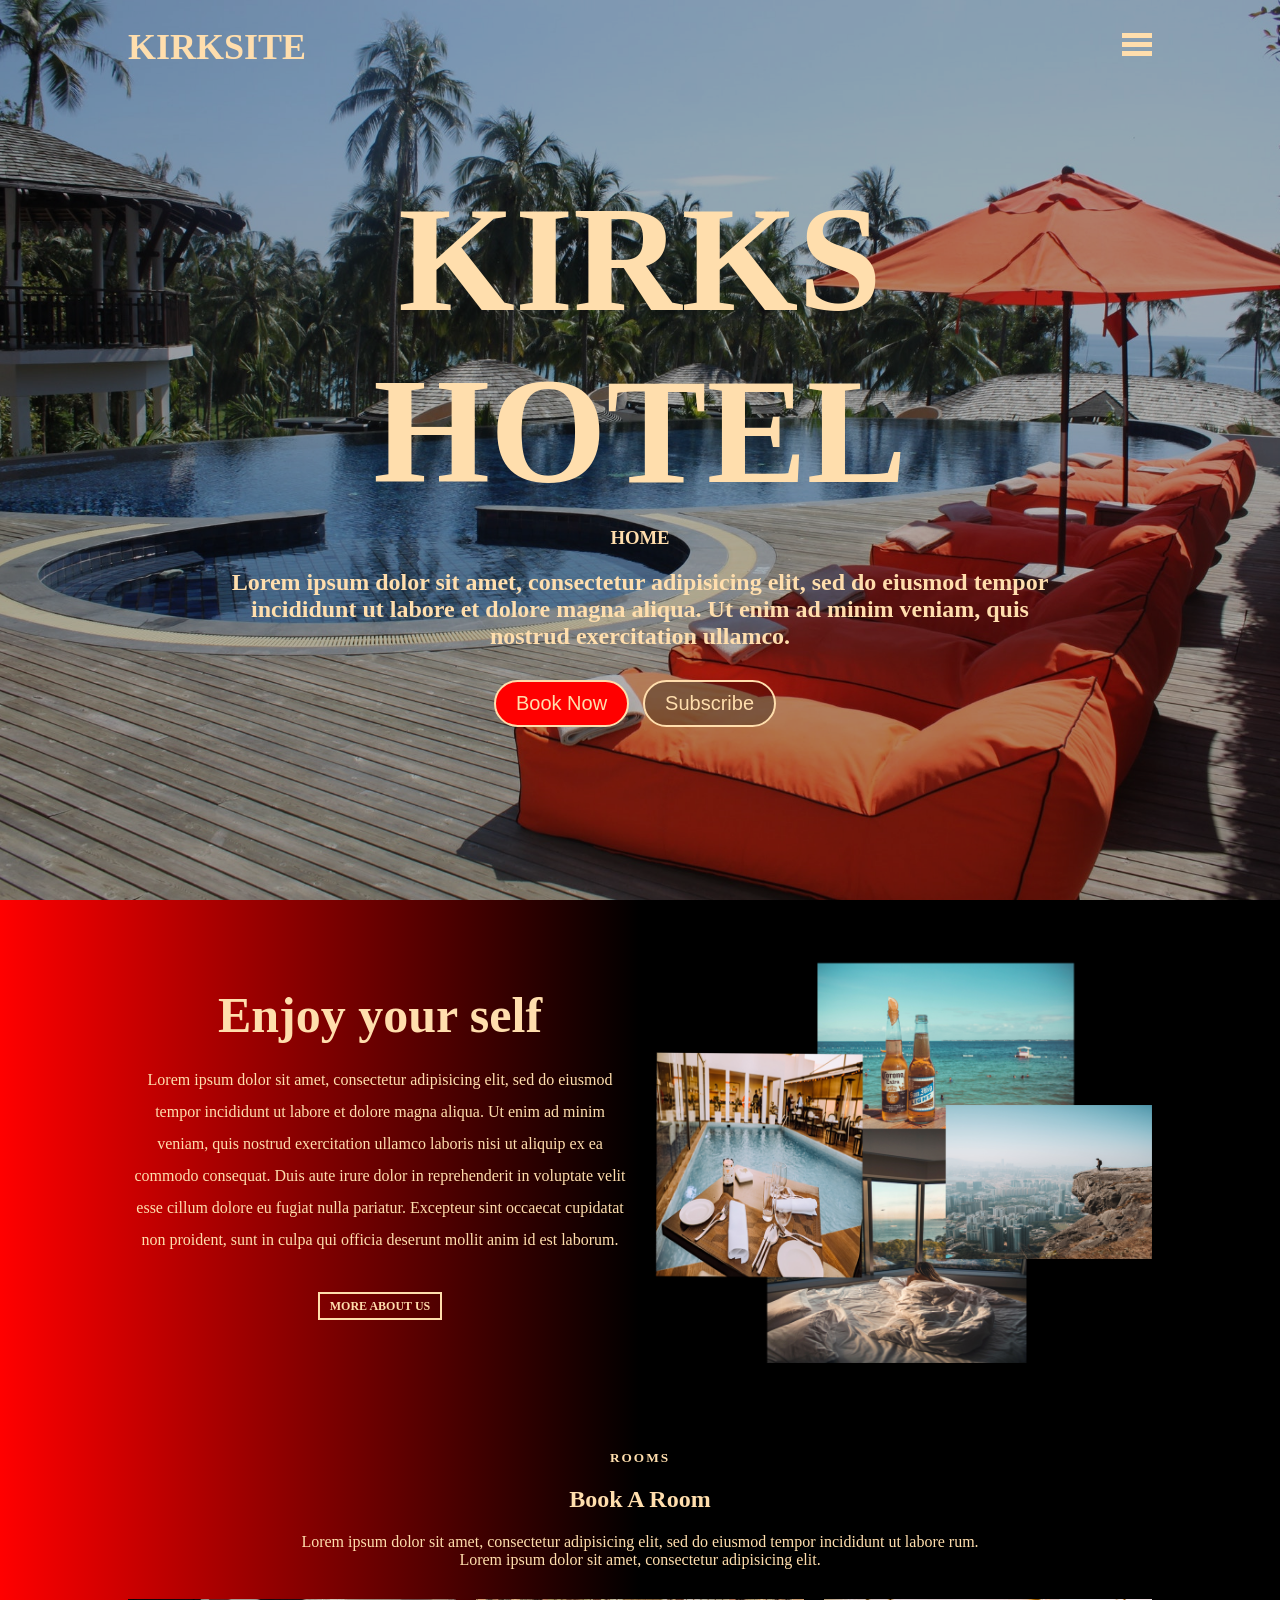
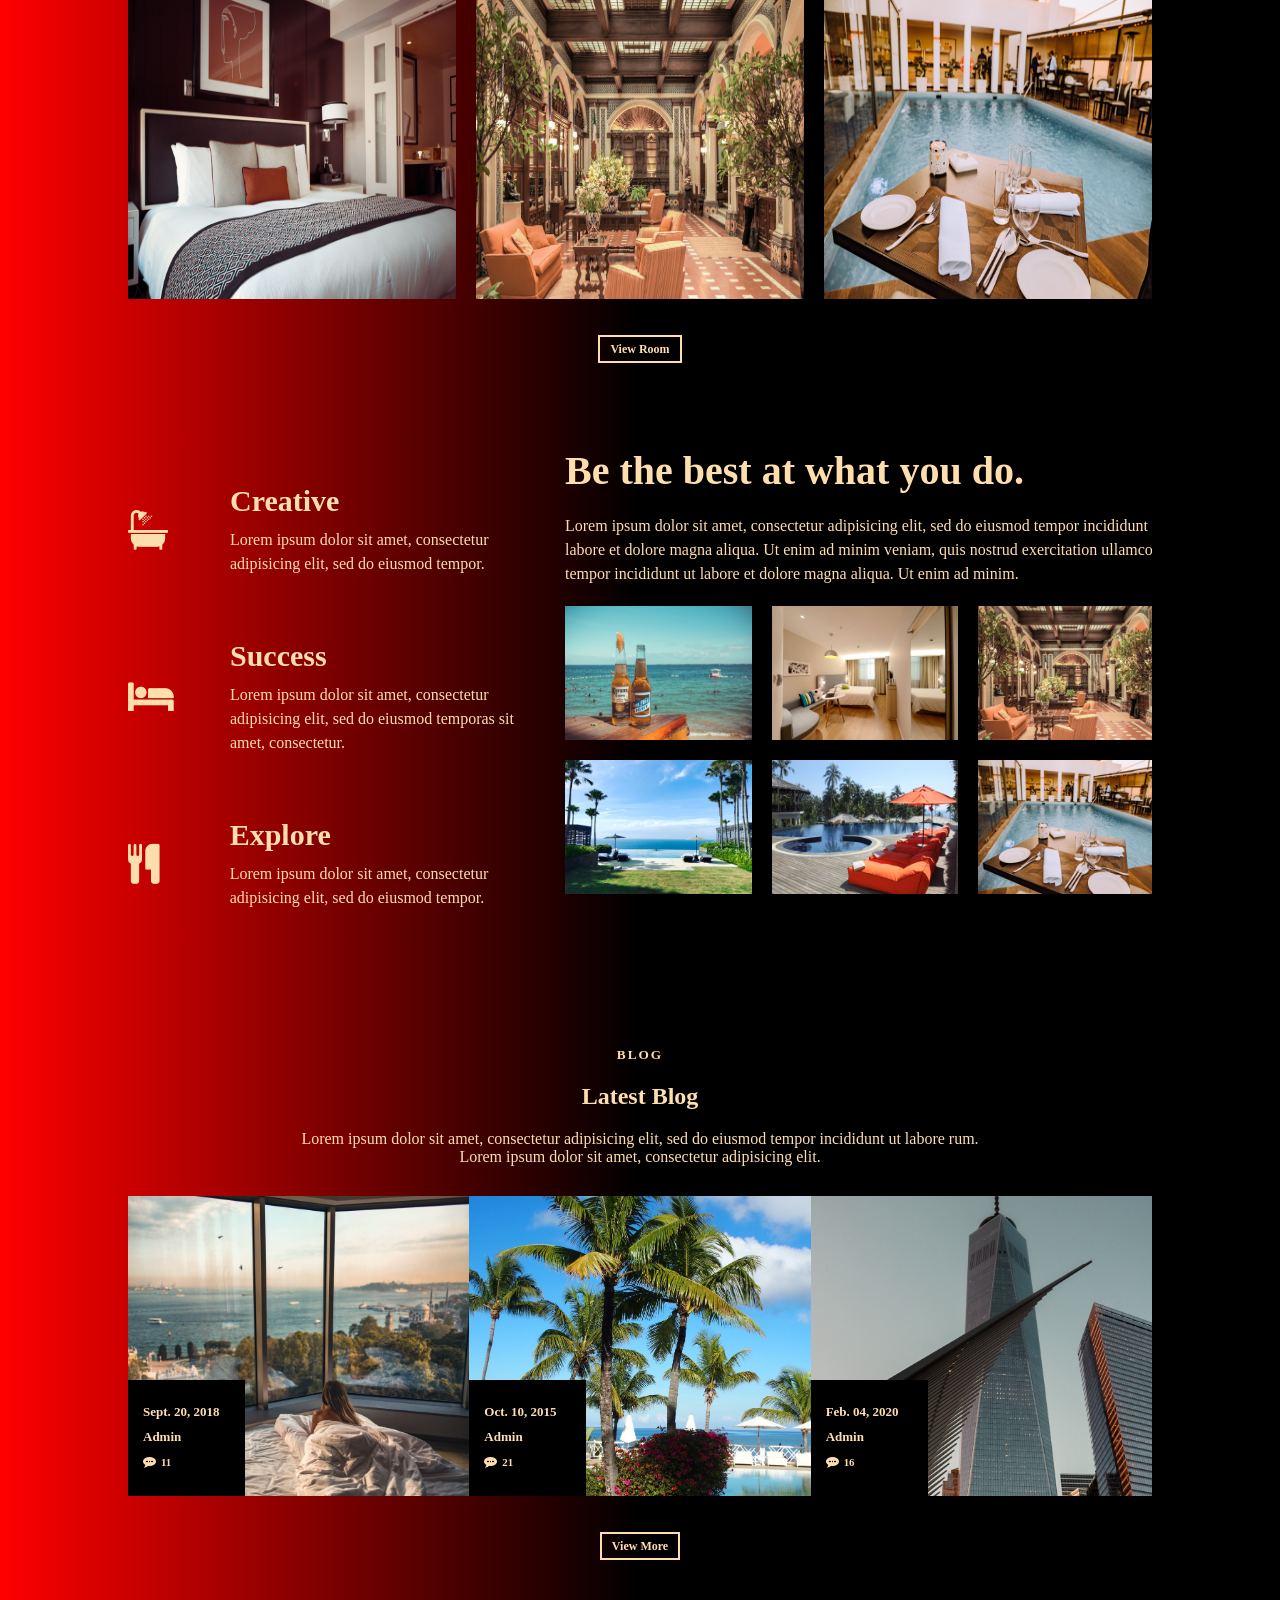
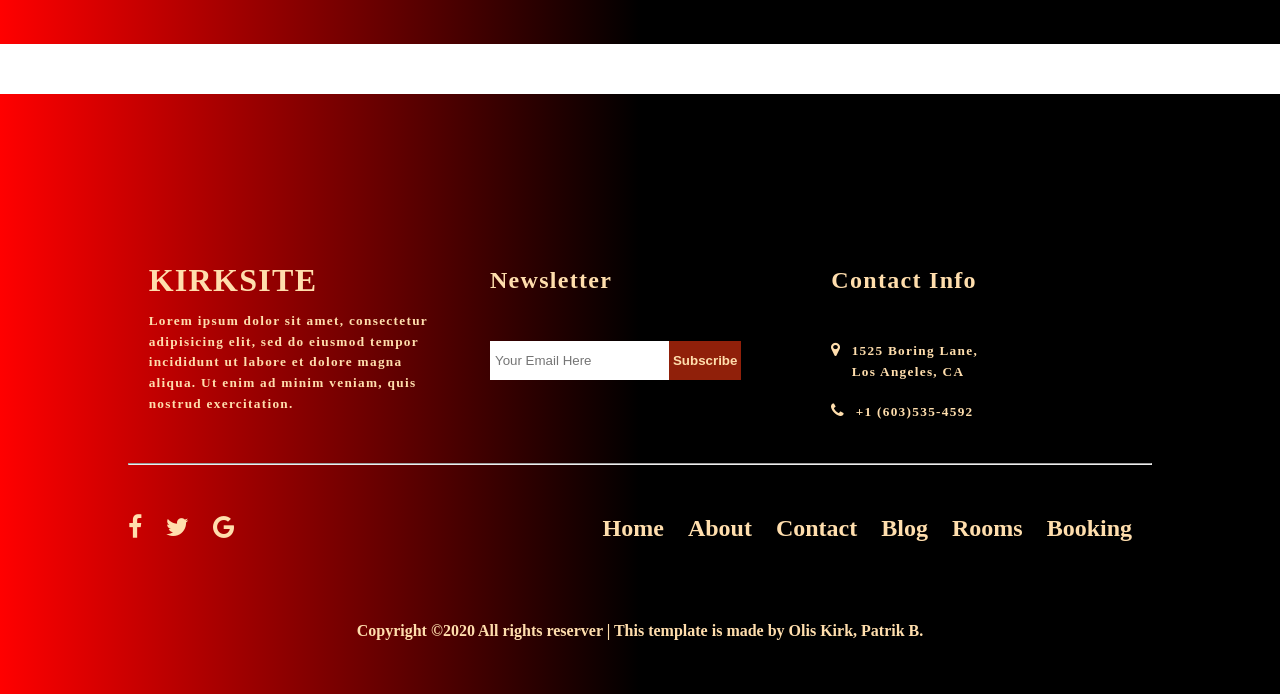
<file: kirksite/index.html>
<!DOCTYPE html>
<html>
<head>
	<title>Hotel Rental System</title>
	<!-- <link rel="stylesheet" type="text/css" href="owlcarousel/dist/assets/owl.carousel.css">
	<link rel="stylesheet" type="text/css" href="owlcarousel/dist/assets/owl.theme.default.min.css"> -->
	<link rel="stylesheet" type="text/css" href="font-awesome/css/font-awesome.min.css">
	<link rel="stylesheet" type="text/css" href="css/index.css">
</head>
<body>

	<div class="loader">
		<h1>Loading</h1>
	</div>

	<div id="stickyheader">
			<div class="container">
				<div class="stickylogo">
					<h1>KIRKSITE</h1>
				</div>
				<ul>
					<li class="menu6"><a href="index.html">Home</a></li>
					<li class="menu7"><a href="about.html">About</a></li>
					<li class="menu8"><a href="contact.html">Contact</a></li>
					<li class="menu9"><a href="blog.html">Blog</a></li>
					<li class="menu10"><a href="rooms.html">Rooms</a></li>
					<li class="menu12"><a href="booking.html">Booking</a></li>
					<li>
						<a>
							<div id="hamburger2">
								<div class="line6"></div>
								<div class="line7"></div>
								<div class="line8"></div>
								<div class="line9"></div>
								<div class="line10"></div>
							</div>
						</a>
					</li>
				</ul>
			</div>
		</div>


	<header>
		<nav>
			<div class="container">
				<div class="logo">
					<h1>KIRKSITE</h1>
				</div>
				<ul>
					<li class="menu1"><a href="index.html">Home</a></li>
					<li class="menu2"><a href="about.html">About</a></li>
					<li class="menu3"><a href="contact.html">Contact</a></li>
					<li class="menu4"><a href="blog.html">Blog</a></li>
					<li class="menu5"><a href="rooms.html">Rooms</a></li>
					<li class="menu11"><a href="booking.html">Booking</a></li>

					<li>
						<a>
							<div id="hamburger">
								<div class="line1"></div>
								<div class="line2"></div>
								<div class="line3"></div>
								<div class="line4"></div>
								<div class="line5"></div>
							</div>
						</a>
					</li>
				</ul>
			</div>
		</nav>

		<!-- <div class="owl-carousel owl-carousel1 owl-theme">
			<div class="item item1">
				<div id="background">
					
				</div>		
		    </div>
			<div class="item item2">
				<div id="background">
					
				</div>	
		    </div>
		    <div class="item item3">
		    	<div id="background">
					
				</div>	
		    </div> 
		</div> -->

		<div class="header-content">
		   		<div class="container">
						<h1>KIRKS HOTEL</h1>
						<h3 style="text-align: center;margin-bottom: 20px;">HOME</h3>
						<h2>Lorem ipsum dolor sit amet, consectetur adipisicing elit, sed do eiusmod
						tempor incididunt ut labore et dolore magna aliqua. Ut enim ad minim veniam,
						quis nostrud exercitation ullamco.</h2>
					<div class="showcasebutton">
							<button>Book Now</button>
							<button>Subscribe</button>
						</div>
				</div>
		</div>
	</header>


	<div id="showcase">
		<div class="container grid">
			<div class="box1">
				<h1>Enjoy your self</h1>
				<p>Lorem ipsum dolor sit amet, consectetur adipisicing elit, sed do eiusmod
				tempor incididunt ut labore et dolore magna aliqua. Ut enim ad minim veniam,
				quis nostrud exercitation ullamco laboris nisi ut aliquip ex ea commodo
				consequat. Duis aute irure dolor in reprehenderit in voluptate velit esse
				cillum dolore eu fugiat nulla pariatur. Excepteur sint occaecat cupidatat non
				proident, sunt in culpa qui officia deserunt mollit anim id est laborum.</p>
				<div class="box1button">	
					<a href="about.html">MORE ABOUT US</a>
				</div>
			</div>
			<div class="box2">
				<!-- <div class="img1">	
					<img src="image/hotelbackground1.jpg">
				</div>
				<div class="img2">	
					<img src="image/hotelbackground3.jpg">
				</div>
				<div class="img4">	
					<img src="image/hotelbackground6.jpg">
				</div>
				<div class="img3">	
					<img src="image/hotelbackground2.jpg">
				</div> -->
			</div>
		</div>
	</div>

	<!-- <div id="popular">
		<div class="prheader">
			<h5>ROOMS</h5>
			<h2>Book A Room</h2>
			<p>Lorem ipsum dolor sit amet, consectetur adipisicing elit, sed do eiusmod
				tempor incididunt ut labore rum.
			</p>
			<p>Lorem ipsum dolor sit amet, consectetur adipisicing elit.
			</p>
		</div>
		<div class="prbody">
			<div class="container">
				<div class="owl-carousel owl-carousel2 owl-theme">
				    <div class="item prbodycontent">
				    	<img src="image/hotelbackground2.jpg">
				    </div>
				    <div class="item prbodycontent">
				    	<img src="image/hotelbackground5.jpg">
				    </div>
				    <div class="item prbodycontent">
				    	<img src="image/hotelbackground3.jpg">
				    </div>
				</div>
			</div>
		</div>
		<div class="prfooter">
			<a href="rooms.html">View Room</a>
		</div>
	</div> -->


	<div id="popular">
		<div class="prheader">
			<h5>ROOMS</h5>
			<h2>Book A Room</h2>
			<p>Lorem ipsum dolor sit amet, consectetur adipisicing elit, sed do eiusmod
				tempor incididunt ut labore rum.
			</p>
			<p>Lorem ipsum dolor sit amet, consectetur adipisicing elit.
			</p>
		</div>
		<div class="prbody">
			<div class="container">
				<div class="row">
					<div class="col"><img src="image/hotelbackground1.jpg"></div>
					<div class="col"><img src="image/hotelbackground3.jpg"></div>
					<div class="col"><img src="image/hotelbackground6.jpg"></div>
				</div>	
			</div>
		</div>
		<div class="prfooter">
			<a href="rooms.html">View Room</a>
		</div>
	</div>

	<div id="showcase2">
		<div class="container grid">
			<div class="intertainment">
				<div class="intertainment-box">
					<div class="icon">
						<i class="fa fa-bath"></i>
					</div>
					<div class="intertainment-content1">
						<h3>Creative</h3>
						<p>Lorem ipsum dolor sit amet, consectetur adipisicing elit, sed do eiusmod
						tempor.</p>
					</div>
				</div>
				<div class="intertainment-box">
					<div class="icon">
						<i class="fa fa-bed"></i>
					</div>
					<div class="intertainment-content2">
						<h3>Success</h3>
						<p>Lorem ipsum dolor sit amet, consectetur adipisicing elit, sed do eiusmod
						temporas sit amet, consectetur.</p>
					</div>
				</div>
				<div class="intertainment-box">
					<div class="icon">
						<i class="fa fa-cutlery"></i>
					</div>
					<div class="intertainment-content3">
						<h3>Explore</h3>
						<p>Lorem ipsum dolor sit amet, consectetur adipisicing elit, sed do eiusmod
						tempor.</p>
					</div>
				</div>
			</div>
			<div class="intertainment2">
				<h1>Be the best at what you do.</h1>
				<p>Lorem ipsum dolor sit amet, consectetur adipisicing elit, sed do eiusmod
				tempor incididunt ut labore et dolore magna aliqua. Ut enim ad minim veniam,
				quis nostrud exercitation ullamco tempor incididunt ut labore et dolore magna aliqua. Ut enim ad minim.</p>
				<div class="collection">
					<div><img src="image/showcasebackground1.jpg"></div>
					<div><img src="image/hotelbackground2.jpg"></div>
					<div><img src="image/hotelbackground3.jpg"></div>
					<div><img src="image/hotelbackground4.jpg"></div>
					<div><img src="image/hotelbackground5.jpg"></div>
					<div><img src="image/hotelbackground6.jpg"></div>
				</div>
			</div>
		</div>
		</div>
	</div>

	<div id="popular">
		<div class="prheader">
			<h5>BLOG</h5>
			<h2>Latest Blog</h2>
			<p>Lorem ipsum dolor sit amet, consectetur adipisicing elit, sed do eiusmod
				tempor incididunt ut labore rum.
			</p>
			<p>Lorem ipsum dolor sit amet, consectetur adipisicing elit.
			</p>
		</div>
		<div class="latesblog">
			<div class="container">
				<div class="lbflex">
					<div class="lbcontent lbimage1">
						<div class="blogbox">
							<div class="blogboxes">
								<a href="#" class="boxdetails">Sept. 20, 2018</a>
							</div>
							<div class="blogboxes">
								<a href="#" class="boxdetails">Admin</a>
							</div>
							<div class="blogboxes">
								<a href="#" class="boxdetails"><i class="fa fa-commenting"></i><small>11</small></a>
							</div>
						</div>
					</div>
					<div class="lbcontent lbimage2">
						<div class="blogbox">
							<div class="blogboxes">
								<a href="#" class="boxdetails">Oct. 10, 2015</a>
							</div>
							<div class="blogboxes">
								<a href="#" class="boxdetails">Admin</a>
							</div>
							<div class="blogboxes">
								<a href="#" class="boxdetails"><i class="fa fa-commenting"></i><small>21</small></a>
							</div>
						</div>
					</div>
					<div class="lbcontent lbimage3">
						<div class="blogbox">
							<div class="blogboxes">
								<a href="#" class="boxdetails">Feb. 04, 2020</a>
							</div>
							<div class="blogboxes">
								<a href="#" class="boxdetails">Admin</a>
							</div>
							<div class="blogboxes">
								<a href="#" class="boxdetails"><i class="fa fa-commenting"></i><small>16</small></a>
							</div>
						</div>
					</div>

				</div>
			</div>
		</div>
		<div class="prfooter">
			<a href="rooms.html">View More</a>
		</div>
	</div>


	<footer id="showcase3">
		<div class="container margintop">
			<div class="content">
				<div class="firstcontent footer-box">
					<h1>KIRKSITE</h1>
					<h5>Lorem ipsum dolor sit amet, consectetur adipisicing elit, sed do eiusmod
					tempor incididunt ut labore et dolore magna aliqua. Ut enim ad minim veniam,
					quis nostrud exercitation.</h5>
				</div>
				<div class="secondcontent footer-box">
					<h2>Newsletter</h2>
					<form>
						<input type="text" placeholder="Your Email Here"><button>Subscribe</button>
					</form>
				</div>
				<div class="thridcontent footer-box">
					<h2>Contact Info</h2>
					<div class="margintop">
						<div style="display: flex;">
							<i class="fa fa-map-marker"></i>
							<h5>
								1525 Boring Lane, <br>
								Los Angeles, CA
							</h5>
						</div>
						<div style="display: flex;">
							<i class="fa fa-phone"></i>
							<h5>
								+1 (603)535-4592
							</h5>
						</div>
					</div>
				</div>
			</div>
			<hr>
				<div class="others">
					<ul>
						<li><a href="#"><i class="fa fa-facebook"></i></a></li>
						<li><a href="#"><i class="fa fa-twitter"></i></a></li>
						<li><a href="#"><i class="fa fa-google"></i></a></li>
					</ul>
				</div>
				<div class="footerlinks">
					<ul>
						<li><a href="index.html">Home</a></li>
						<li><a href="about.html">About</a></li>
						<li><a href="contact.html">Contact</a></li>
						<li><a href="blog.html">Blog</a></li>
						<li><a href="rooms.html">Rooms</a></li>
						<li><a href="booking.html">Booking</a></li>
					</ul>
				</div>
				<div style="clear: both;"></div>
				<h4 style="text-align: center;margin-top: 80px;">Copyright &copy;2020 All rights reserver | This template is made  by Olis Kirk, Patrik B.</h4>
		</div>
	</footer>



	
	

	<!-- <script src="owlcarousel/docs/assets/vendors/jquery.min.js"></script>
	<script src="owlcarousel/dist/owl.carousel.js"></script> -->
	<script src="js/index.js"></script>
</body>
</html>
</file>
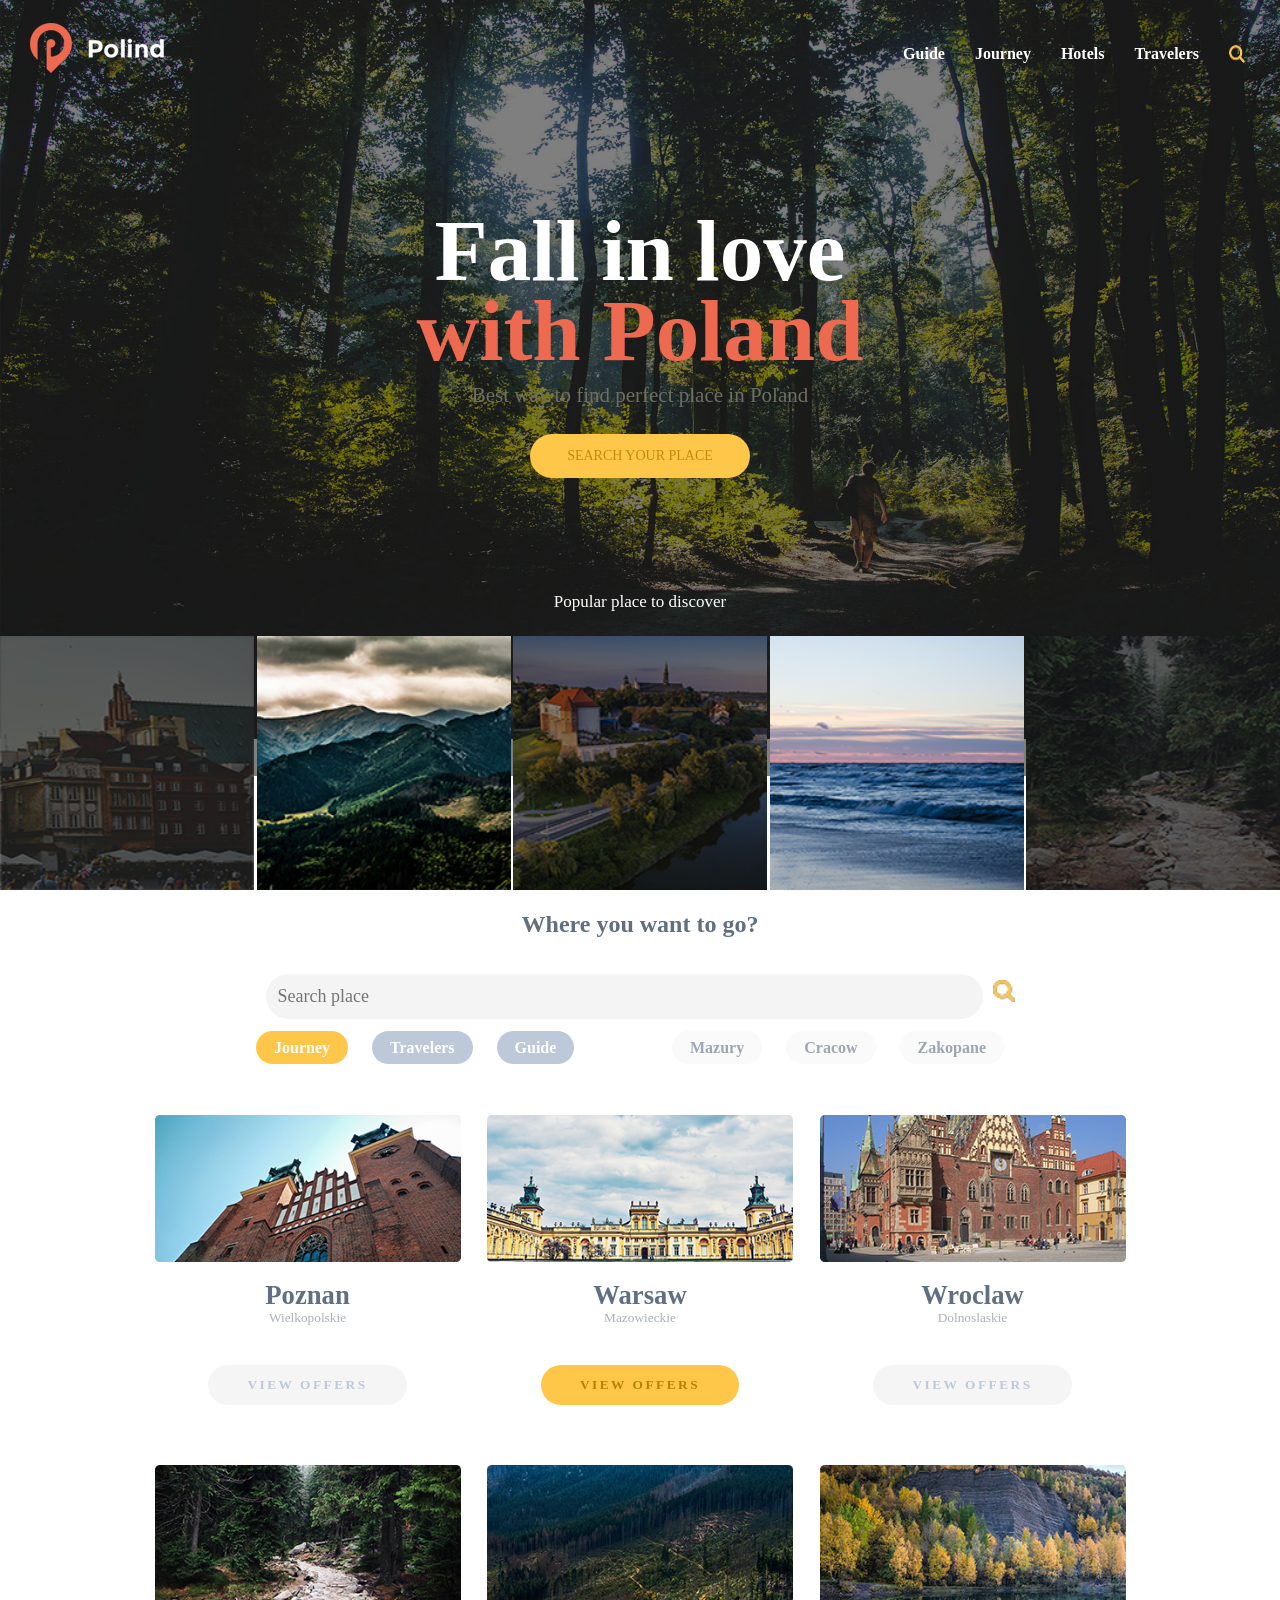
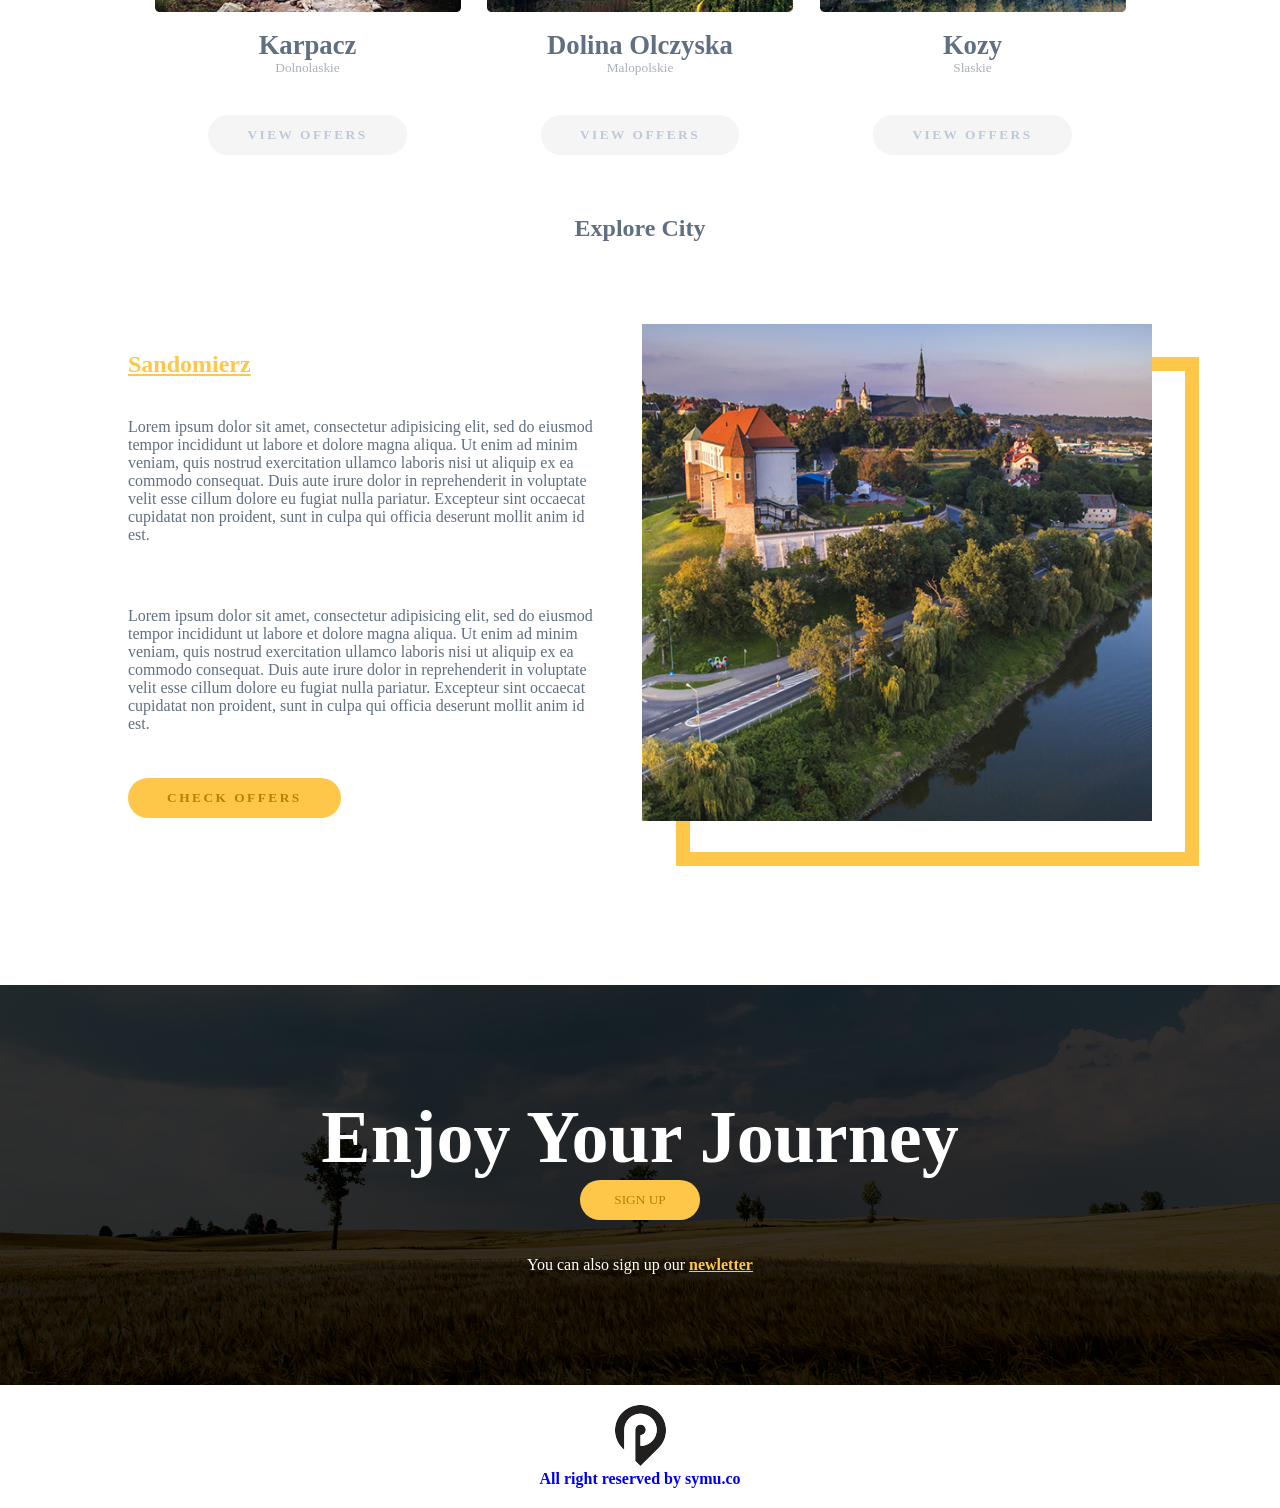
<file: thirdproject/index.html>
<!DOCTYPE html>
<html lang="en">
<head>
	<meta charset="UTF-8">
	<title>Polind</title>
	<link rel="stylesheet" href="assets/index.css">
</head>
<body>
	<header>
		<div class="darkoverlay">
		<div class="mainheader">
			<div class="logo">
				<div class="branding">
					<img src="assets/img/logo.png">
				</div>
			</div>

			<nav>
				<ul>
					<li><a href="#">Guide</a></li>
					<li><a href="#">Journey</a></li>
					<li><a href="#">Hotels</a></li>
					<li><a href="#">Travelers</a></li>
					<img src="assets/img/search.png"">
				</ul>
			</nav>
		</div>

		<div class="welcome">
			<p><span class="white">Fall in love</span></p>
			<p><span class="lights">with Poland</span></p>
			<small class="gray">Best way to find perfect place in Poland</small>
			<div class="btn">
				<button class="btn1">SEARCH YOUR PLACE</button>
			</div>
			<br>
			<br>
			<small class="normal">Popular place to discover</small>
		</div>
	</div>
	</header>

	<section id="showcase">
		<div class="position">
			<div class="boxes">
				<div class="box1">
					
				</div>

				<div class="box2">
				
				</div>

				<div class="box3">
					
				</div>

				<div class="box4">
					
				</div>

				<div class="box5">
					
				</div>
			</div>
		</div>
	<div class="where">
		<h1>Where you want to go?</h1>
	</div>

	<div class="search">
			<input type="text" placeholder="Search place">
			<div class="scope">
				<img src="assets/img/search.png">
			</div>
	</div>
	
	<div class="fullbtn">
		<div class="butleft">
			<ul>
				<li ><a href="#">Journey</a></li>
				<li><a href="#">Travelers</a></li>
				<li><a href="#">Guide</a></li>
			</ul>
		</div>

		<div class="butright">
			<ul>
				<li><a href="#">Mazury</a></li>
				<li><a href="#">Cracow</a></li>
				<li><a href="#">Zakopane</a></li>
			</ul>
		</div>
	</div>
	<div class="searchpic">
		<div class="container">
			<div class="firstpicture">

				<div class="threepic">
					<img src="assets/img/searchpic1.png">
					<div class="case">
						<h1>Poznan</h1>
						<small>Wielkopolskie</small>
					</div>
					<button type="submit">VIEW OFFERS</button>
				</div>

				<div class="threepic">
					<img src="assets/img/searchpic2.png">
					<div class="case">
						<h1>Warsaw</h1>
						<small>Mazowieckie</small>
					</div>
					<button type="submit" class="btnlights">VIEW OFFERS</button>
				</div>

				<div class="threepic">
					<img src="assets/img/searchpic3.png">
					<div class="case">
						<h1>Wroclaw</h1>
						<small>Dolnoslaskie</small>
					</div>
					<button type="submit">VIEW OFFERS</button>
				</div>

			</div>

			<div class="secondpicture">

				<div class="threepic">
					<img src="assets/img/searchpic4.png">
					<div class="case">
						<h1>Karpacz</h1>
						<small>Dolnolaskie</small>
					</div>
					<button type="submit">VIEW OFFERS</button>
				</div>

				<div class="threepic">
					<img src="assets/img/searchpic5.png">
					<div class="case">
						<h1>Dolina Olczyska</h1>
						<small>Malopolskie</small>
					</div>
					<button type="submit">VIEW OFFERS</button>
				</div>

				<div class="threepic">
					<img src="assets/img/searchpic6.png">
					<div class="case">
						<h1>Kozy</h1>
						<small>Slaskie</small>
					</div>
					<button type="submit">VIEW OFFERS</button>
				</div>

			</div>
		</div>
	</div>

	</section>

	<section id="article">
		<div class="container">
			<h1 class="h1">Explore City</h1>

			<div class="articles">
				<div class="leftarticle">
					<div class="starting">
						<h1><span class="colorcoding">Sandomierz</span></h1>
					</div>

					<p>Lorem ipsum dolor sit amet, consectetur adipisicing elit, sed do eiusmod
					tempor incididunt ut labore et dolore magna aliqua. Ut enim ad minim veniam,
					quis nostrud exercitation ullamco laboris nisi ut aliquip ex ea commodo
					consequat. Duis aute irure dolor in reprehenderit in voluptate velit esse
					cillum dolore eu fugiat nulla pariatur. Excepteur sint occaecat cupidatat non
					proident, sunt in culpa qui officia deserunt mollit anim id est.</p>

					<br>

					<p>Lorem ipsum dolor sit amet, consectetur adipisicing elit, sed do eiusmod
					tempor incididunt ut labore et dolore magna aliqua. Ut enim ad minim veniam,
					quis nostrud exercitation ullamco laboris nisi ut aliquip ex ea commodo
					consequat. Duis aute irure dolor in reprehenderit in voluptate velit esse
					cillum dolore eu fugiat nulla pariatur. Excepteur sint occaecat cupidatat non
					proident, sunt in culpa qui officia deserunt mollit anim id est.</p>

					<button type="submit" class="btnlights">CHECK OFFERS</button>
				</div>

					<div class="rightarticle">
							<div class="imageholder">
								<img src="assets/img/explorepic.png">
							</div>

								<div class="border">

								</div>
					</div>
			</div>
		</div>
	</section>

	<article>
		<div class="enjoy">
			<h1>Enjoy Your Journey</h1>
			<div class="endbutton">
				<button type="sumbit" class="firstbutton">SIGN UP</button>
			</div>
			<p class="intersection">You can also sign up our <a href="#"><span class="colorcoding">newletter</span</a></p>
		</div>
	</article>

	<footer>
		<div class="end">
			<img src="assets/img/endingcolor.png">
			<p class="blue">All right reserved by symu.co</p>
		</div>
	</footer>

	
</body>
</html>
</file>
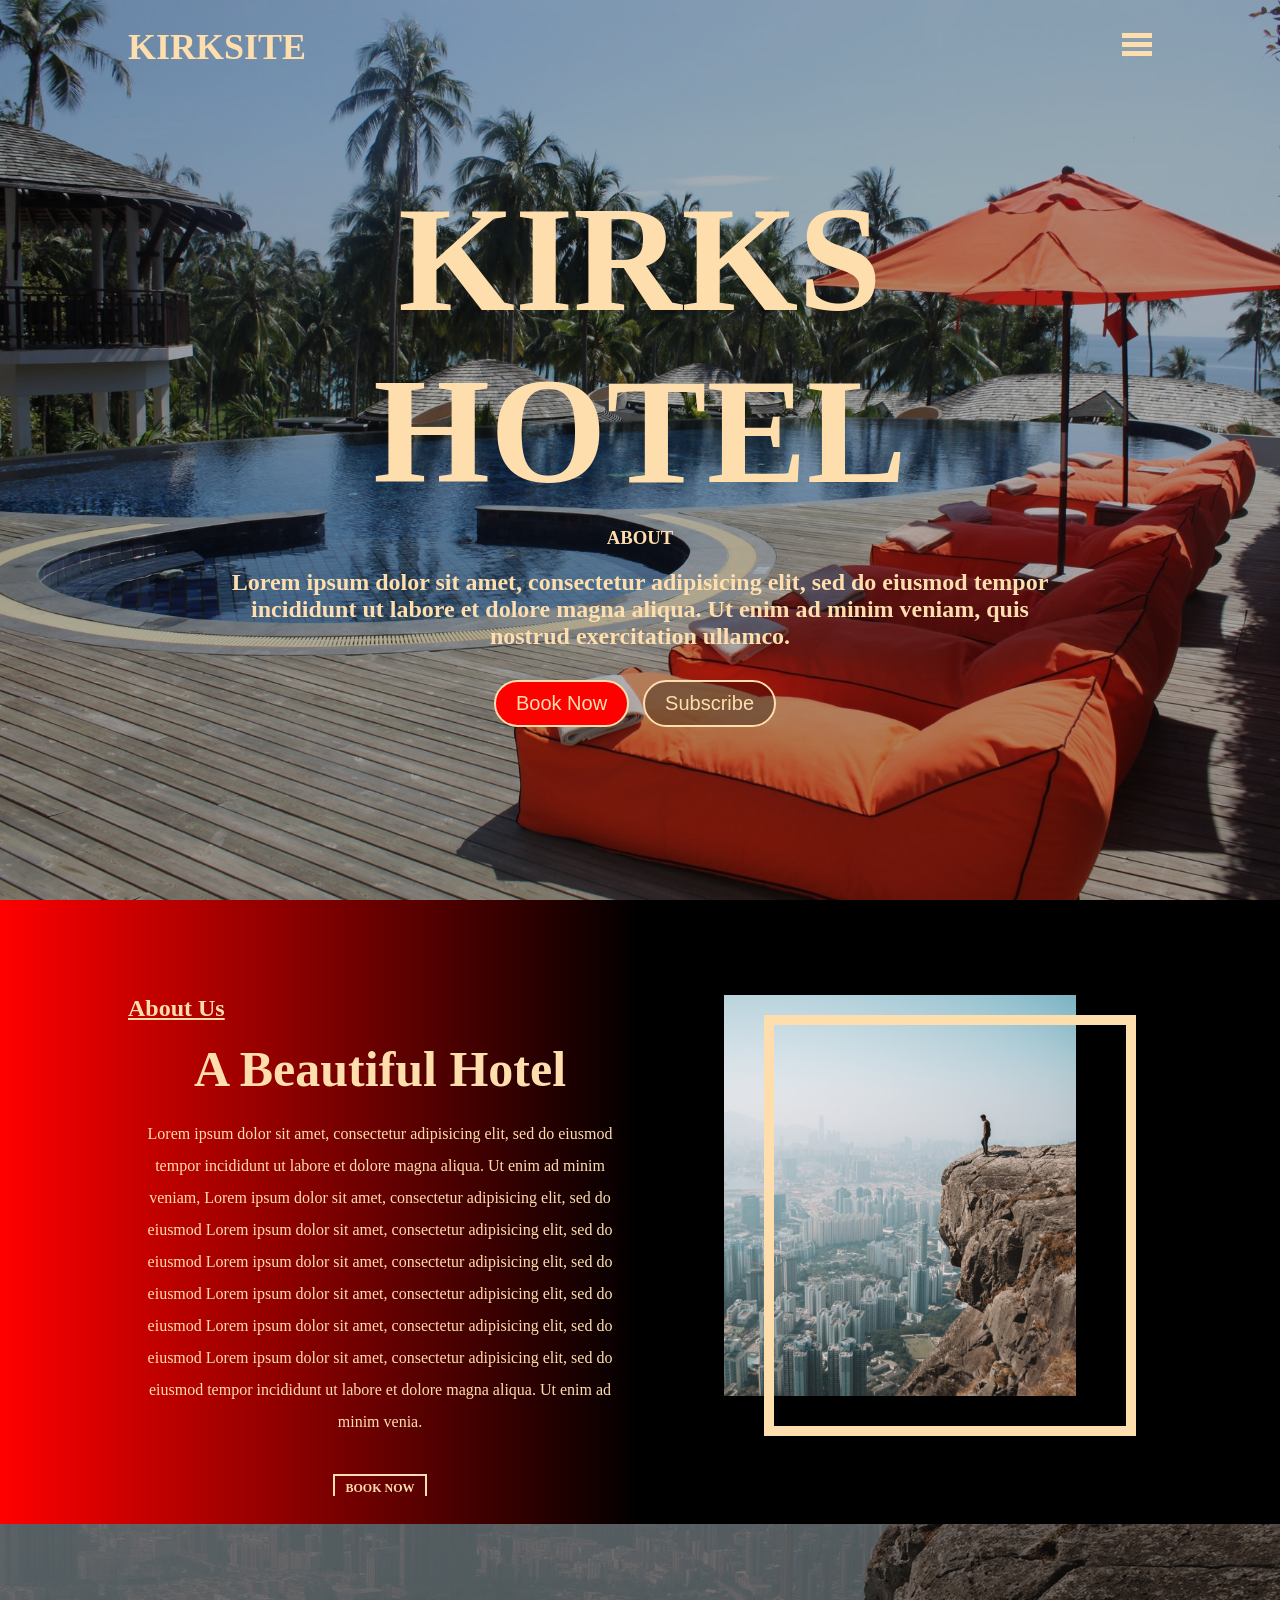
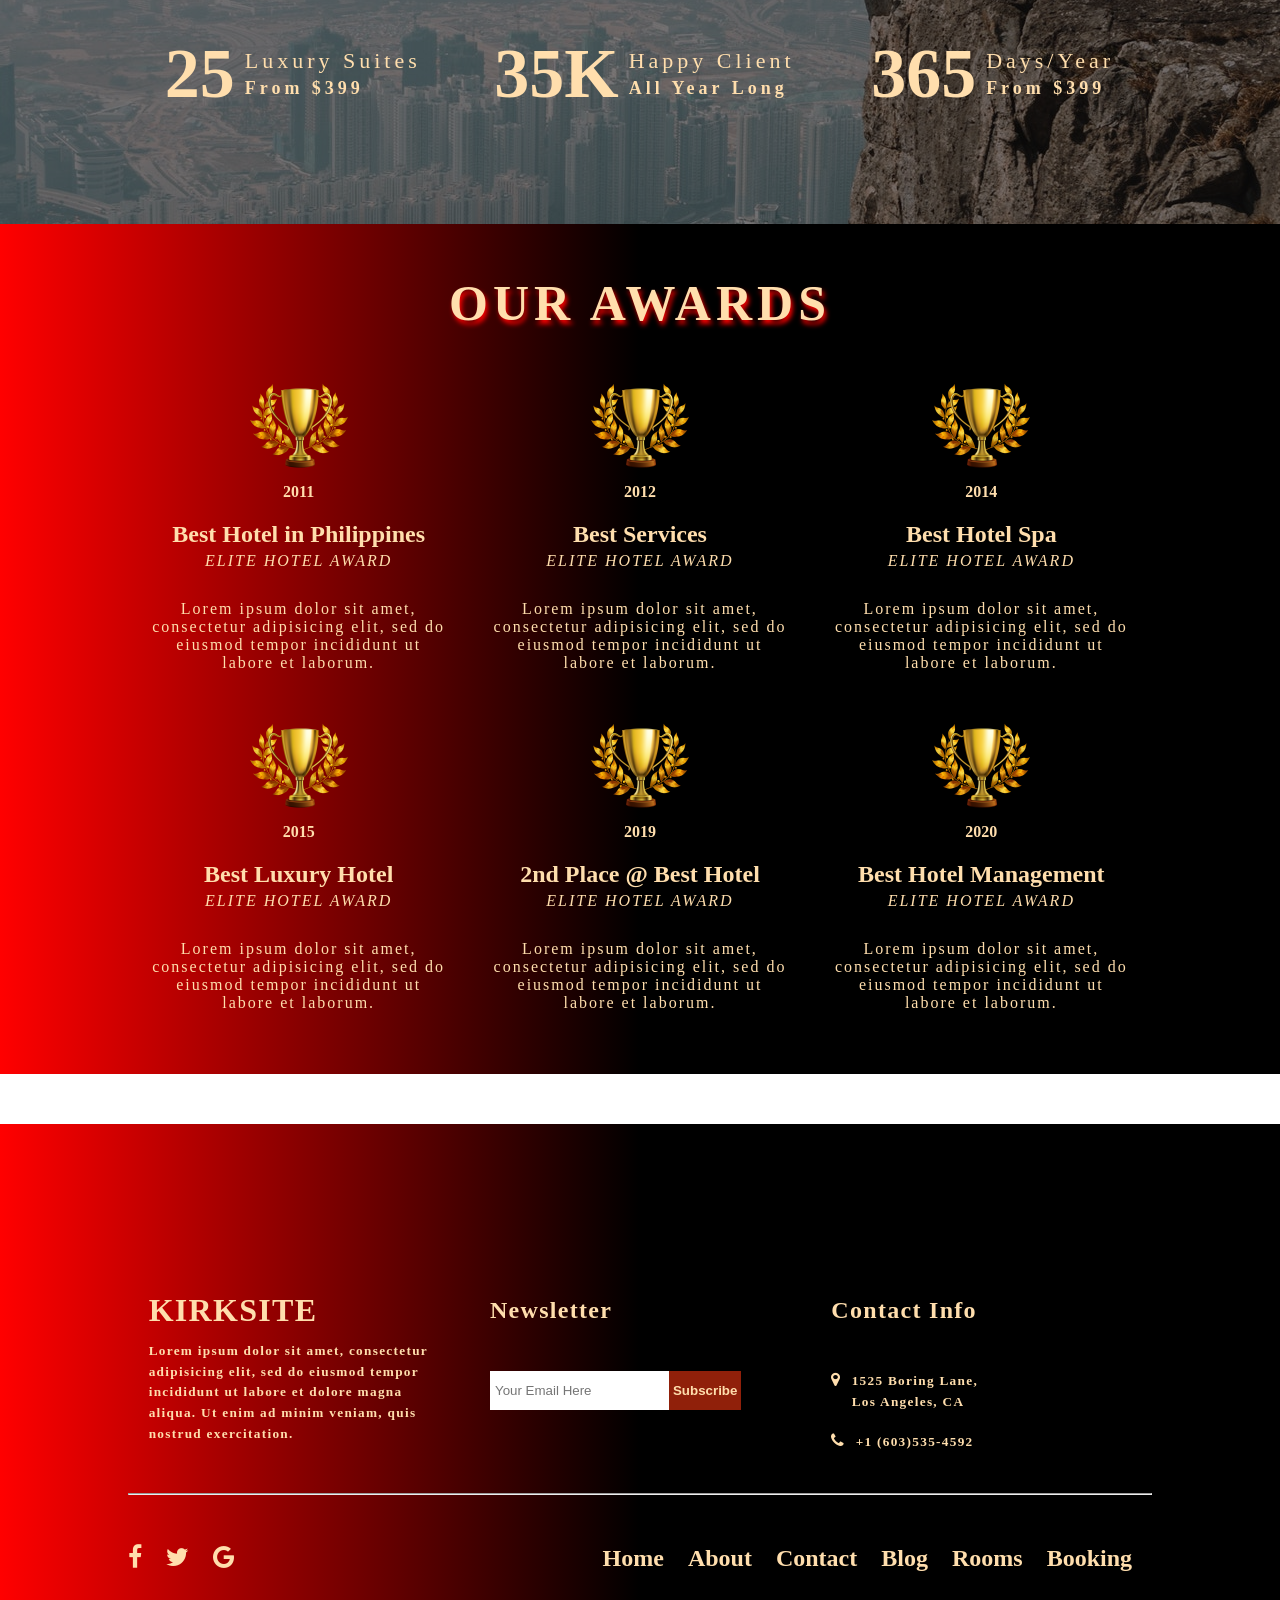
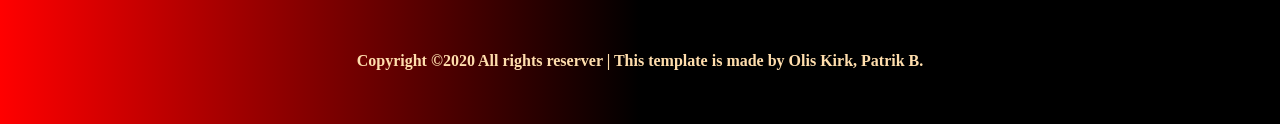
<file: kirksite/about.html>
<!DOCTYPE html>
<html>
<head>
	<title>Hotel Rental System</title>
	<!-- <link rel="stylesheet" type="text/css" href="owlcarousel/dist/assets/owl.carousel.css">
	<link rel="stylesheet" type="text/css" href="owlcarousel/dist/assets/owl.theme.default.min.css"> -->
	<link rel="stylesheet" type="text/css" href="font-awesome/css/font-awesome.min.css">
	<link rel="stylesheet" type="text/css" href="css/index.css">
</head>
<body>

	<div class="loader">
		<h1>Loading</h1>
	</div>

	<div id="stickyheader">
			<div class="container">
				<div class="stickylogo">
					<h1>KIRKSITE</h1>
				</div>
				<ul>
					<li class="menu6"><a href="index.html">Home</a></li>
					<li class="menu7"><a href="about.html">About</a></li>
					<li class="menu8"><a href="contact.html">Contact</a></li>
					<li class="menu9"><a href="blog.html">Blog</a></li>
					<li class="menu10"><a href="rooms.html">Rooms</a></li>
					<li class="menu12"><a href="booking.html">Booking</a></li>
					<li>
						<a>
							<div id="hamburger2">
								<div class="line6"></div>
								<div class="line7"></div>
								<div class="line8"></div>
								<div class="line9"></div>
								<div class="line10"></div>
							</div>
						</a>
					</li>
				</ul>
			</div>
		</div>


	<header>
		<nav>
			<div class="container">
				<div class="logo">
					<h1>KIRKSITE</h1>
				</div>
				<ul>
					<li class="menu1"><a href="index.html">Home</a></li>
					<li class="menu2"><a href="about.html">About</a></li>
					<li class="menu3"><a href="contact.html">Contact</a></li>
					<li class="menu4"><a href="blog.html">Blog</a></li>
					<li class="menu5"><a href="rooms.html">Rooms</a></li>
					<li class="menu11"><a href="booking.html">Booking</a></li>
					<li>
						<a>
							<div id="hamburger">
								<div class="line1"></div>
								<div class="line2"></div>
								<div class="line3"></div>
								<div class="line4"></div>
								<div class="line5"></div>
							</div>
						</a>
					</li>
				</ul>
			</div>
		</nav>

		<div class="owl-carousel owl-carousel1 owl-theme">
			<div class="item item1">
				<div id="background">
					
				</div>		
		    </div>
			<div class="item item2">
				<div id="background">
					
				</div>	
		    </div>
		    <div class="item item3">
		    	<div id="background">
					
				</div>	
		    </div> 
		</div>

		
		<div class="header-content">
		   		<div class="container">
						<h1>KIRKS HOTEL</h1>
						<h3 style="text-align: center;margin-bottom: 20px;">ABOUT</h3>
						<h2>Lorem ipsum dolor sit amet, consectetur adipisicing elit, sed do eiusmod
						tempor incididunt ut labore et dolore magna aliqua. Ut enim ad minim veniam,
						quis nostrud exercitation ullamco.</h2>
					<div class="showcasebutton">
							<button>Book Now</button>
							<button>Subscribe</button>
						</div>
				</div>
		</div>
	</header>

	<div id="aboutshowcase">
		<div class="container grid aboutpadding">
			<div class="box1">
				<h4><a href="#"><u>About Us</u></a></h4>
				<br>
				<h1>A Beautiful Hotel</h1>
				<p>Lorem ipsum dolor sit amet, consectetur adipisicing elit, sed do eiusmod
				tempor incididunt ut labore et dolore magna aliqua. Ut enim ad minim veniam,
				Lorem ipsum dolor sit amet, consectetur adipisicing elit, sed do eiusmod
				Lorem ipsum dolor sit amet, consectetur adipisicing elit, sed do eiusmod
				Lorem ipsum dolor sit amet, consectetur adipisicing elit, sed do eiusmod
				Lorem ipsum dolor sit amet, consectetur adipisicing elit, sed do eiusmod
				Lorem ipsum dolor sit amet, consectetur adipisicing elit, sed do eiusmod
				Lorem ipsum dolor sit amet, consectetur adipisicing elit, sed do eiusmod
				tempor incididunt ut labore et dolore magna aliqua. Ut enim ad minim venia.
				</p>
				<div class="box1button">	
					<a href="about.html">BOOK NOW</a>
				</div>
			</div>
			<div class="about-introduction">
				<div class="aboutimage">
					<div class="aboutborder">	
						
					</div>
				</div>
			</div>
		</div>
	</div>

	<div id="aboutshowcase2">
			<div class="container main">
				<div class="aboutmaintext">
					<h1>25</h1>
					<p>
						Luxury Suites <br>
						<span>From $399</span>
					</p>
				</div>
				<div class="aboutmaintext">
					<h1>35K</h1>
					<p>
						Happy Client <br>
						<span>All Year Long</span>
					</p>
				</div>
				<div class="aboutmaintext">
					<h1>365</h1>
					<p>
						Days/Year <br>
						<span>From $399</span>
					</p>
				</div>
			</div>
	</div>

	<div id="awards" style="padding-top: 50px;">
		<div class="container">
			<h1>OUR AWARDS</h1>
			<div class="awardyear">
				<div class="trophy">
					<img src="image/trophy.png">
					<h4>2011</h4>
					<h2>Best Hotel in Philippines</h2>
					<i>ELITE HOTEL AWARD</i>
					<p>Lorem ipsum dolor sit amet, consectetur adipisicing elit, sed do eiusmod
					tempor incididunt ut labore et laborum.</p>
				</div>
				<div class="trophy">
					<img src="image/trophy.png">
					<h4>2012</h4>
					<h2>Best Services</h2>
					<i>ELITE HOTEL AWARD</i>
					<p>Lorem ipsum dolor sit amet, consectetur adipisicing elit, sed do eiusmod
					tempor incididunt ut labore et laborum.</p>
				</div>
				<div class="trophy">
					<img src="image/trophy.png">
					<h4>2014</h4>
					<h2>Best Hotel Spa</h2>
					<i>ELITE HOTEL AWARD</i>
					<p>Lorem ipsum dolor sit amet, consectetur adipisicing elit, sed do eiusmod
					tempor incididunt ut labore et laborum.</p>
				</div>
			</div>
			<div class="awardyear">
				<div class="trophy">
					<img src="image/trophy.png">
					<h4>2015</h4>
					<h2>Best Luxury Hotel</h2>
					<i>ELITE HOTEL AWARD</i>
					<p>Lorem ipsum dolor sit amet, consectetur adipisicing elit, sed do eiusmod
					tempor incididunt ut labore et laborum.</p>
				</div>
				<div class="trophy">
					<img src="image/trophy.png">
					<h4>2019</h4>
					<h2>2nd Place @ Best Hotel</h2>
					<i>ELITE HOTEL AWARD</i>
					<p>Lorem ipsum dolor sit amet, consectetur adipisicing elit, sed do eiusmod
					tempor incididunt ut labore et laborum.</p>
				</div>
				<div class="trophy">
					<img src="image/trophy.png">
					<h4>2020</h4>
					<h2>Best Hotel Management</h2>
					<i>ELITE HOTEL AWARD</i>
					<p>Lorem ipsum dolor sit amet, consectetur adipisicing elit, sed do eiusmod
					tempor incididunt ut labore et laborum.</p>
				</div>
			</div>
		</div>
	</div>


	<footer id="showcase3">
		<div class="container margintop">
			<div class="content">
				<div class="firstcontent footer-box">
					<h1>KIRKSITE</h1>
					<h5>Lorem ipsum dolor sit amet, consectetur adipisicing elit, sed do eiusmod
					tempor incididunt ut labore et dolore magna aliqua. Ut enim ad minim veniam,
					quis nostrud exercitation.</h5>
				</div>
				<div class="secondcontent footer-box">
					<h2>Newsletter</h2>
					<form>
						<input type="text" placeholder="Your Email Here"><button>Subscribe</button>
					</form>
				</div>
				<div class="thridcontent footer-box">
					<h2>Contact Info</h2>
					<div class="margintop">
						<div style="display: flex;">
							<i class="fa fa-map-marker"></i>
							<h5>
								1525 Boring Lane, <br>
								Los Angeles, CA
							</h5>
						</div>
						<div style="display: flex;">
							<i class="fa fa-phone"></i>
							<h5>
								+1 (603)535-4592
							</h5>
						</div>
					</div>
				</div>
			</div>
			<hr>
				<div class="others">
					<ul>
						<li><a href="#"><i class="fa fa-facebook"></i></a></li>
						<li><a href="#"><i class="fa fa-twitter"></i></a></li>
						<li><a href="#"><i class="fa fa-google"></i></a></li>
					</ul>
				</div>
				<div class="footerlinks">
					<ul>
						<li><a href="index.html">Home</a></li>
						<li><a href="about.html">About</a></li>
						<li><a href="contact.html">Contact</a></li>
						<li><a href="blog.html">Blog</a></li>
						<li><a href="rooms.html">Rooms</a></li>
						<li><a href="booking.html">Booking</a></li>
					</ul>
				</div>
				<div style="clear: both;"></div>
				<h4 style="text-align: center;margin-top: 80px;">Copyright &copy;2020 All rights reserver | This template is made  by Olis Kirk, Patrik B.</h4>
		</div>
	</footer>



	
	

	<!-- <script src="owlcarousel/docs/assets/vendors/jquery.min.js"></script>
	<script src="owlcarousel/dist/owl.carousel.js"></script> -->
	<script src="js/index.js"></script>
</body>
</html>
</file>
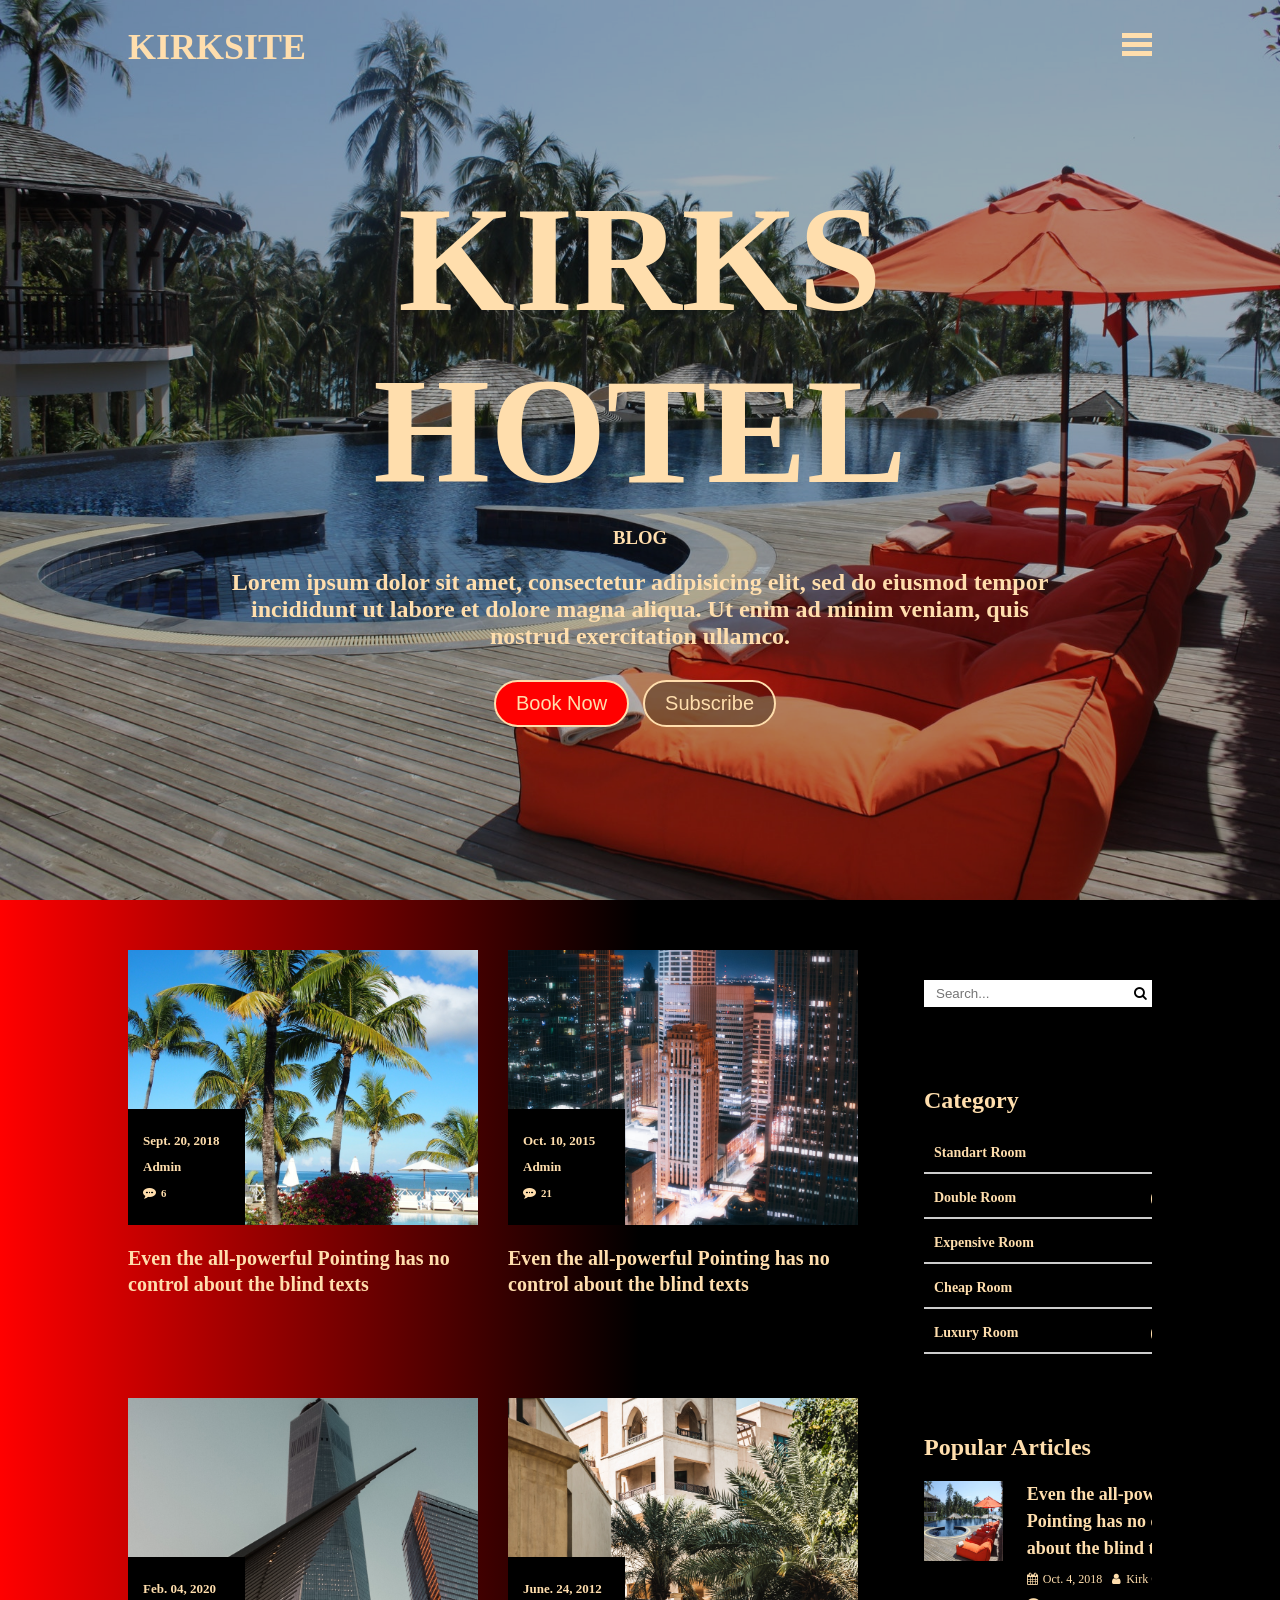
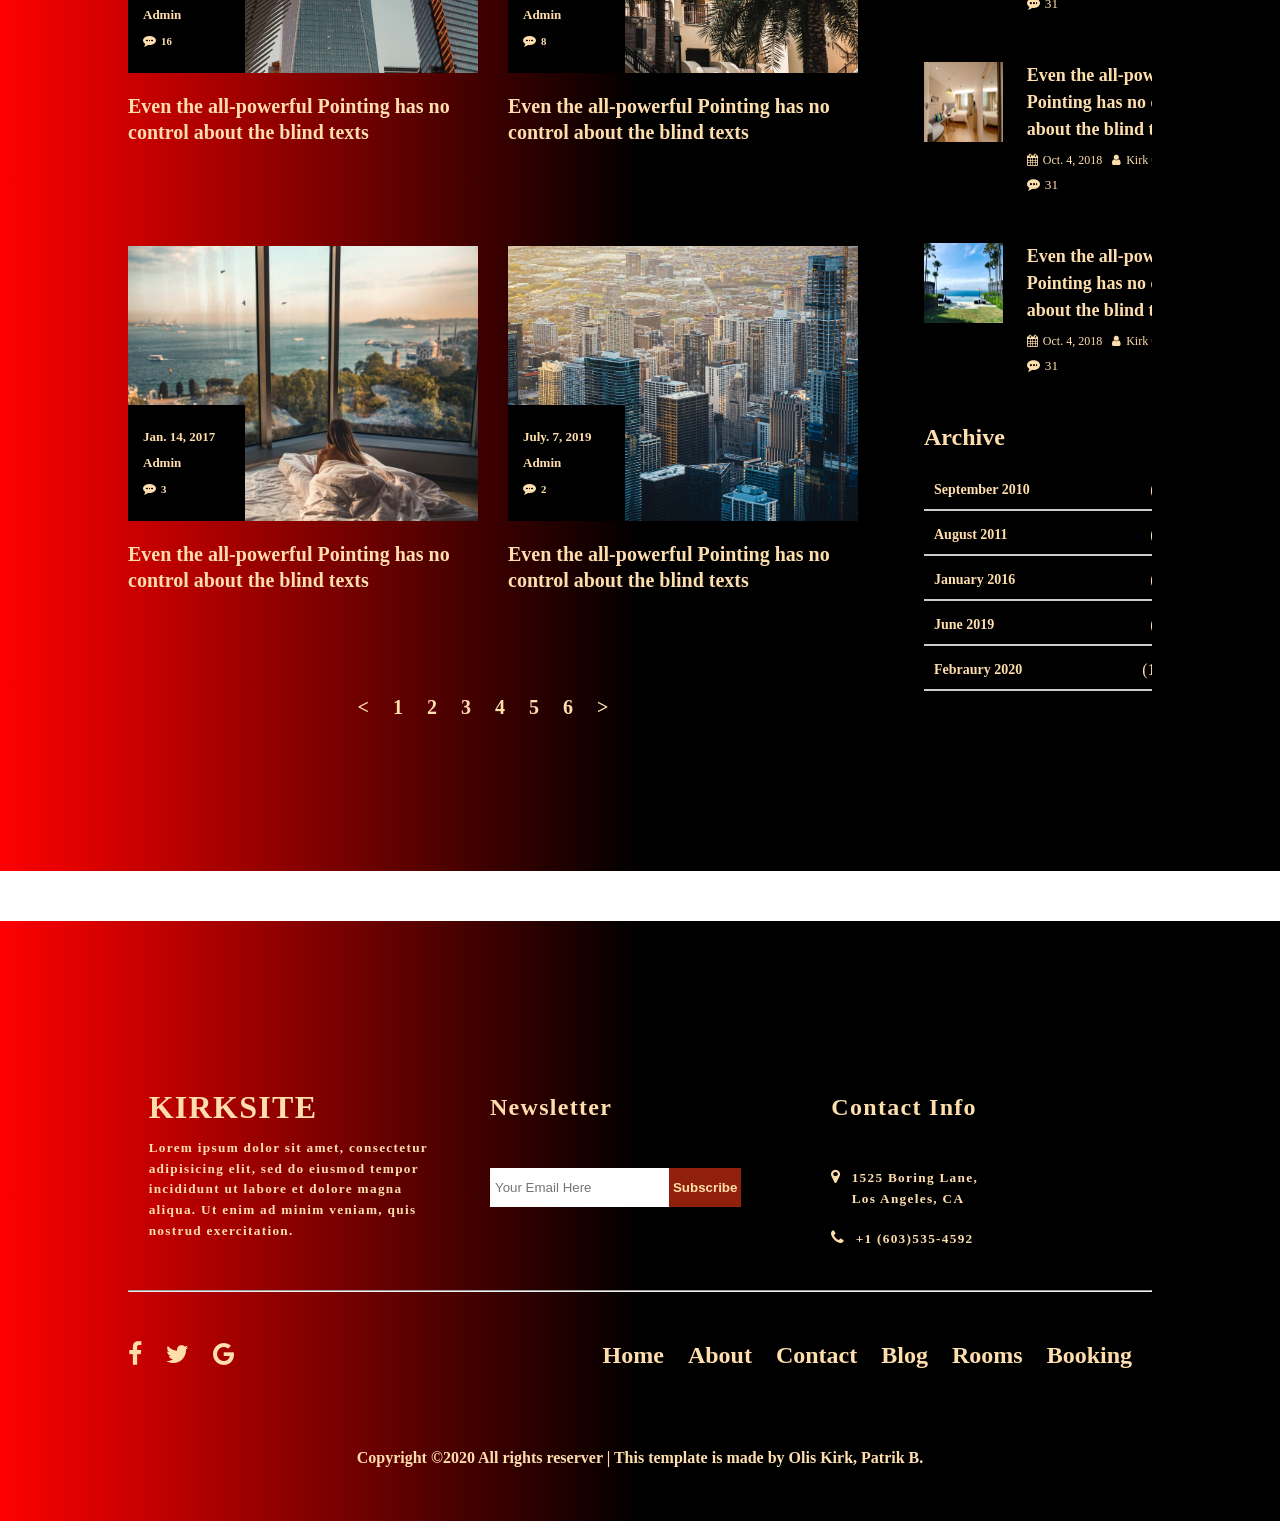
<file: kirksite/blog.html>
<!DOCTYPE html>
<html>
<head>
	<title>Hotel Rental System</title>
	<!-- <link rel="stylesheet" type="text/css" href="owlcarousel/dist/assets/owl.carousel.css">
	<link rel="stylesheet" type="text/css" href="owlcarousel/dist/assets/owl.theme.default.min.css"> -->
	<link rel="stylesheet" type="text/css" href="font-awesome/css/font-awesome.min.css">
	<link rel="stylesheet" type="text/css" href="css/index.css">
</head>
<body>

	<div class="loader">
		<h1>Loading</h1>
	</div>

	<div id="stickyheader">
			<div class="container">
				<div class="stickylogo">
					<h1>KIRKSITE</h1>
				</div>
				<ul>
					<li class="menu6"><a href="index.html">Home</a></li>
					<li class="menu7"><a href="about.html">About</a></li>
					<li class="menu8"><a href="contact.html">Contact</a></li>
					<li class="menu9"><a href="blog.html">Blog</a></li>
					<li class="menu10"><a href="rooms.html">Rooms</a></li>
					<li class="menu12"><a href="booking.html">Booking</a></li>
					<li>
						<a>
							<div id="hamburger2">
								<div class="line6"></div>
								<div class="line7"></div>
								<div class="line8"></div>
								<div class="line9"></div>
								<div class="line10"></div>
							</div>
						</a>
					</li>
				</ul>
			</div>
		</div>


	<header>
		<nav>
			<div class="container">
				<div class="logo">
					<h1>KIRKSITE</h1>
				</div>
				<ul>
					<li class="menu1"><a href="index.html">Home</a></li>
					<li class="menu2"><a href="about.html">About</a></li>
					<li class="menu3"><a href="contact.html">Contact</a></li>
					<li class="menu4"><a href="blog.html">Blog</a></li>
					<li class="menu5"><a href="rooms.html">Rooms</a></li>
					<li class="menu11"><a href="booking.html">Booking</a></li>
					<li>
						<a>
							<div id="hamburger">
								<div class="line1"></div>
								<div class="line2"></div>
								<div class="line3"></div>
								<div class="line4"></div>
								<div class="line5"></div>
							</div>
						</a>
					</li>
				</ul>
			</div>
		</nav>

		<div class="owl-carousel owl-carousel1 owl-theme">
			<div class="item item1">
				<div id="background">
					
				</div>		
		    </div>
			<div class="item item2">
				<div id="background">
					
				</div>	
		    </div>
		    <div class="item item3">
		    	<div id="background">
					
				</div>	
		    </div> 
		</div>

		<div class="header-content">
		   		<div class="container">
						<h1>KIRKS HOTEL</h1>
						<h3 style="text-align: center;margin-bottom: 20px;">BLOG</h3>
						<h2>Lorem ipsum dolor sit amet, consectetur adipisicing elit, sed do eiusmod
						tempor incididunt ut labore et dolore magna aliqua. Ut enim ad minim veniam,
						quis nostrud exercitation ullamco.</h2>
					<div class="showcasebutton">
							<button>Book Now</button>
							<button>Subscribe</button>
						</div>
				</div>
		</div>
	</header>



	<div id="blog">
		<div class="container grid">
			<div class="blogsection">
				<div class="marginbottom">
					<div class="blogcontent blogimage1">
						<div class="blogbox">
							<div class="blogboxes">
								<a href="#" class="boxdetails">Sept. 20, 2018</a>
							</div>
							<div class="blogboxes">
								<a href="#" class="boxdetails">Admin</a>
							</div>
							<div class="blogboxes">
								<a href="#" class="boxdetails"><i class="fa fa-commenting"></i><small>6</small></a>
							</div>
						</div>
					</div>
					<a href="#">Even the all-powerful Pointing has no control about the blind texts</a>
				</div>
				<div class="marginbottom">
					<div class="blogcontent blogimage2">
						<div class="blogbox">
							<div class="blogboxes">
								<a href="#" class="boxdetails">Oct. 10, 2015</a>
							</div>
							<div class="blogboxes">
								<a href="#" class="boxdetails">Admin</a>
							</div>
							<div class="blogboxes">
								<a href="#" class="boxdetails"><i class="fa fa-commenting"></i><small>21</small></a>
							</div>
						</div>
					</div>
					<a href="#">Even the all-powerful Pointing has no control about the blind texts</a>
				</div>
				<div class="marginbottom">
					<div class="blogcontent blogimage3">
						<div class="blogbox">
							<div class="blogboxes">
								<a href="#" class="boxdetails">Feb. 04, 2020</a>
							</div>
							<div class="blogboxes">
								<a href="#" class="boxdetails">Admin</a>
							</div>
							<div class="blogboxes">
								<a href="#" class="boxdetails"><i class="fa fa-commenting"></i><small>16</small></a>
							</div>
						</div>
					</div>
					<a href="#">Even the all-powerful Pointing has no control about the blind texts</a>
				</div>
				<div class="marginbottom">
					<div class="blogcontent blogimage4">
						<div class="blogbox">
							<div class="blogboxes">
								<a href="#" class="boxdetails">June. 24, 2012</a>
							</div>
							<div class="blogboxes">
								<a href="#" class="boxdetails">Admin</a>
							</div>
							<div class="blogboxes">
								<a href="#" class="boxdetails"><i class="fa fa-commenting"></i><small>8</small></a>
							</div>
						</div>
					</div>
					<a href="#">Even the all-powerful Pointing has no control about the blind texts</a>
				</div>
				<div class="marginbottom">
					<div class="blogcontent blogimage5">
						<div class="blogbox">
							<div class="blogboxes">
								<a href="#" class="boxdetails">Jan. 14, 2017</a>
							</div>
							<div class="blogboxes">
								<a href="#" class="boxdetails">Admin</a>
							</div>
							<div class="blogboxes">
								<a href="#" class="boxdetails"><i class="fa fa-commenting"></i><small>3</small></a>
							</div>
						</div>
					</div>
					<a href="#">Even the all-powerful Pointing has no control about the blind texts</a>
				</div>
				<div class="marginbottom">
					<div class="blogcontent blogimage6">
						<div class="blogbox">
							<div class="blogboxes">
								<a href="#" class="boxdetails">July. 7, 2019</a>
							</div>
							<div class="blogboxes">
								<a href="#" class="boxdetails">Admin</a>
							</div>
							<div class="blogboxes">
								<a href="#" class="boxdetails"><i class="fa fa-commenting"></i><small>2</small></a>
							</div>
						</div>
					</div>
					<a href="#">Even the all-powerful Pointing has no control about the blind texts</a>
				</div>
				<div id="pagination" class="textcenter">
					<ul>
						<li><a href="#"><</a></li>
						<li><a href="#">1</a></li>
						<li><a href="#">2</a></li>
						<li><a href="#">3</a></li>
						<li><a href="#">4</a></li>
						<li><a href="#">5</a></li>
						<li><a href="#">6</a></li>
						<li><a href="#">></a></li>
					</ul>
				</div>
			</div>
			<div class="blogsidebar">
				<div class="search">
					<input type="text" placeholder="Search...">
					<button><i class="fa fa-search"></i></button>
				</div>
				<div class="blogcategory">
					<h2>Category</h2>
					<ul>
						<li>
							<a href="#">Standart Room</a><span>(6)</span>
						</li>
							<li>
							<a href="#">Double Room</a><span>(23)</span>
						</li>
						</li>
						<li>
							<a href="#">Expensive Room</a><span>(7)</span>
						</li>
						<li>
							<a href="#">Cheap Room</a><span>(5)</span>
						</li>
						<li>
							<a href="#">Luxury Room</a><span>(10)</span>
						</li>
					</ul>
				</div>
				<div class="blogarticles">
					<h2>Popular Articles</h2>
					<div class="article">
						<div class="articleimage">
							<img src="image/hotelbackground5.jpg">
						</div>
						<div class="articlecontent">
							<h3>Even the all-powerful Pointing has no control about the blind texts</h3>
							<div class="contentinfo">
								<small><i class="fa fa-calendar"></i>Oct. 4, 2018</small>
								<small><i class="fa fa-user"></i>Kirk Olis</small>
							</div>
								<small><i class="fa fa-commenting"></i>31</small>
						</div>
					</div>
					<div class="article">
						<div class="articleimage">
							<img src="image/hotelbackground2.jpg">
						</div>
						<div class="articlecontent">
							<h3>Even the all-powerful Pointing has no control about the blind texts</h3>
							<div class="contentinfo">
								<small><i class="fa fa-calendar"></i>Oct. 4, 2018</small>
								<small><i class="fa fa-user"></i>Kirk Olis</small>
							</div>
								<small><i class="fa fa-commenting"></i>31</small>
						</div>
					</div>
					<div class="article">
						<div class="articleimage">
							<img src="image/hotelbackground4.jpg">
						</div>
						<div class="articlecontent">
							<h3>Even the all-powerful Pointing has no control about the blind texts</h3>
							<div class="contentinfo">
								<small><i class="fa fa-calendar"></i>Oct. 4, 2018</small>
								<small><i class="fa fa-user"></i>Kirk Olis</small>
							</div>
								<small><i class="fa fa-commenting"></i>31</small>
						</div>
					</div>

					<div class="blogcategory">
					<h2>Archive</h2>
					<ul>
						<li>
							<a href="#">September 2010</a><span>(61)</span>
						</li>
							<li>
							<a href="#">August 2011</a><span>(78)</span>
						</li>
						</li>
						<li>
							<a href="#">January 2016</a><span>(25)</span>
						</li>
						<li>
							<a href="#">June 2019</a><span>(52)</span>
						</li>
						<li>
							<a href="#">Febraury 2020</a><span>(100)</span>
						</li>
					</ul>
				</div>

				</div>
			</div>
		</div>
	</div>


	


	<footer id="showcase3">
		<div class="container margintop">
			<div class="content">
				<div class="firstcontent footer-box">
					<h1>KIRKSITE</h1>
					<h5>Lorem ipsum dolor sit amet, consectetur adipisicing elit, sed do eiusmod
					tempor incididunt ut labore et dolore magna aliqua. Ut enim ad minim veniam,
					quis nostrud exercitation.</h5>
				</div>
				<div class="secondcontent footer-box">
					<h2>Newsletter</h2>
					<form>
						<input type="text" placeholder="Your Email Here"><button>Subscribe</button>
					</form>
				</div>
				<div class="thridcontent footer-box">
					<h2>Contact Info</h2>
					<div class="margintop">
						<div style="display: flex;">
							<i class="fa fa-map-marker"></i>
							<h5>
								1525 Boring Lane, <br>
								Los Angeles, CA
							</h5>
						</div>
						<div style="display: flex;">
							<i class="fa fa-phone"></i>
							<h5>
								+1 (603)535-4592
							</h5>
						</div>
					</div>
				</div>
			</div>
			<hr>
				<div class="others">
					<ul>
						<li><a href="#"><i class="fa fa-facebook"></i></a></li>
						<li><a href="#"><i class="fa fa-twitter"></i></a></li>
						<li><a href="#"><i class="fa fa-google"></i></a></li>
					</ul>
				</div>
				<div class="footerlinks">
					<ul>
						<li><a href="index.html">Home</a></li>
						<li><a href="about.html">About</a></li>
						<li><a href="contact.html">Contact</a></li>
						<li><a href="blog.html">Blog</a></li>
						<li><a href="rooms.html">Rooms</a></li>
						<li><a href="booking.html">Booking</a></li>
					</ul>
				</div>
				<div style="clear: both;"></div>
				<h4 style="text-align: center;margin-top: 80px;">Copyright &copy;2020 All rights reserver | This template is made  by Olis Kirk, Patrik B.</h4>
		</div>
	</footer>



	
	

	<!-- <script src="owlcarousel/docs/assets/vendors/jquery.min.js"></script>
	<script src="owlcarousel/dist/owl.carousel.js"></script> -->
	<script src="js/index.js"></script>
</body>
</html>
</file>
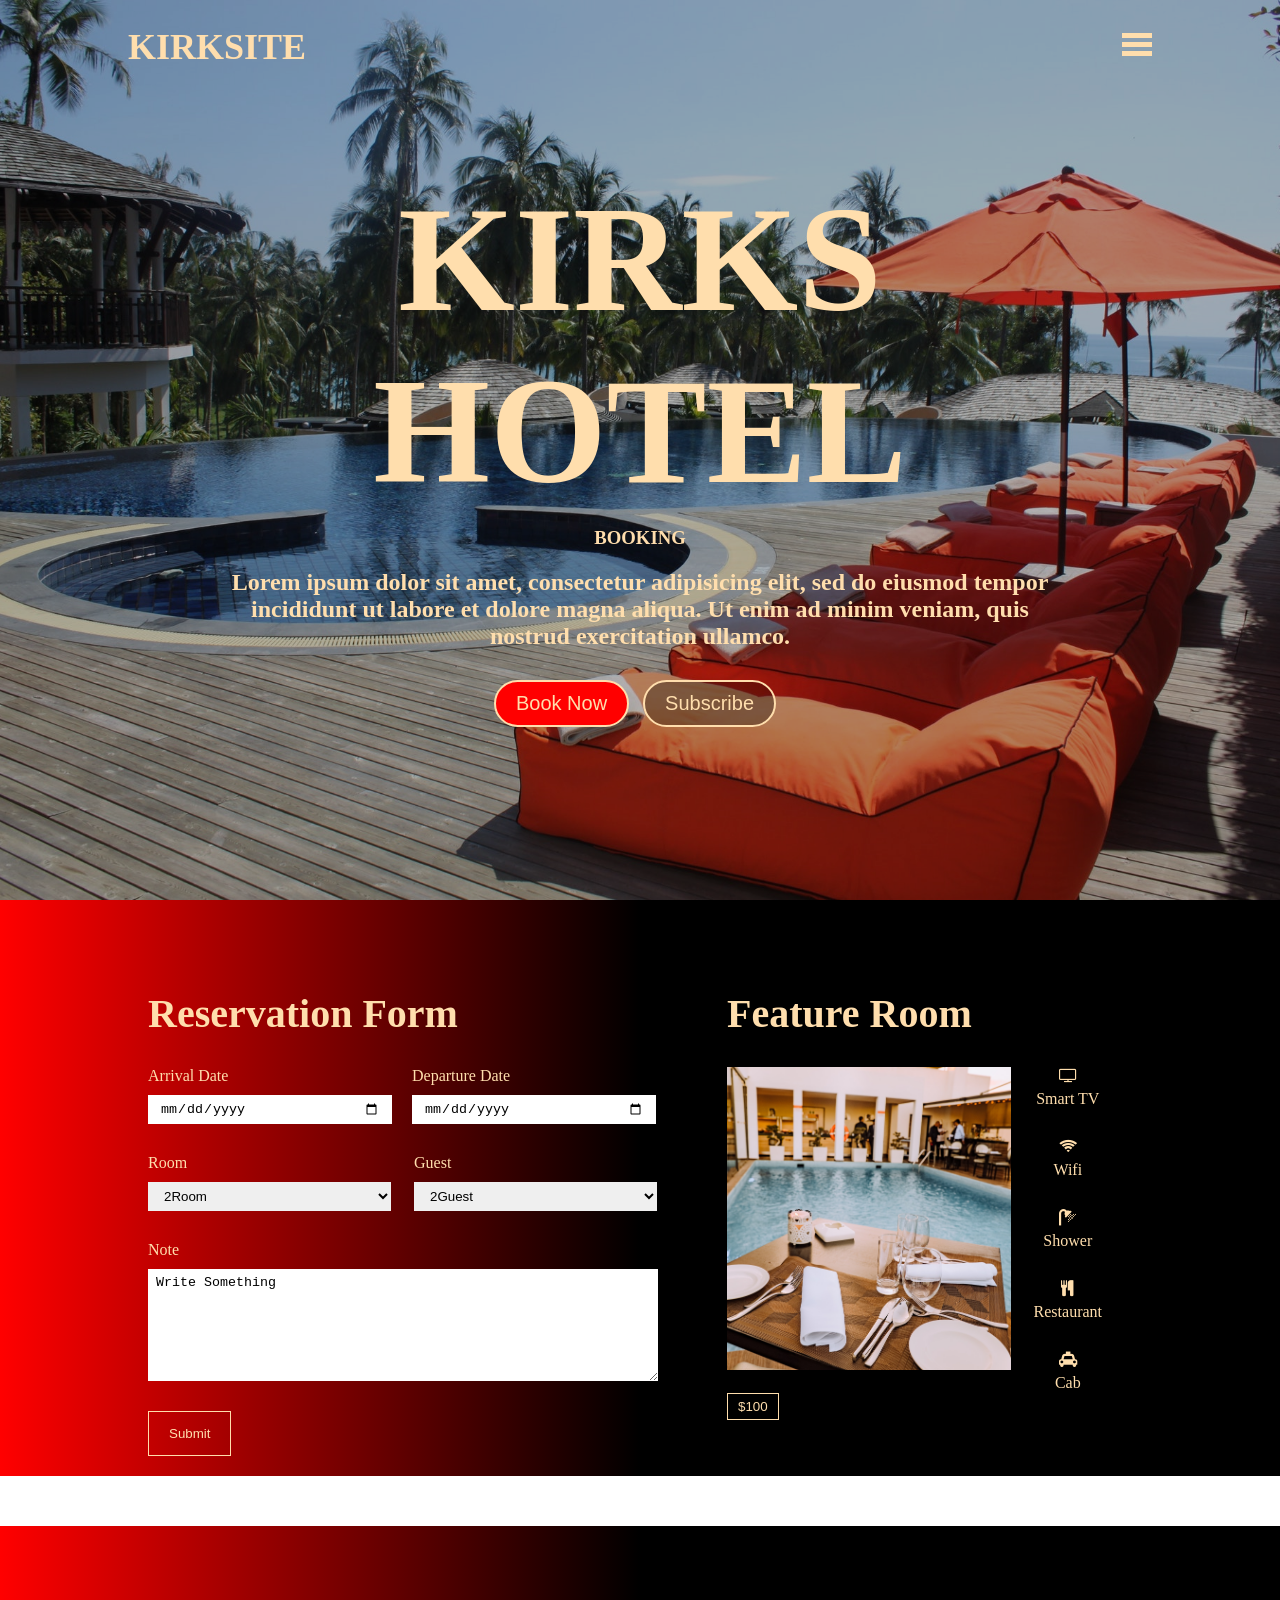
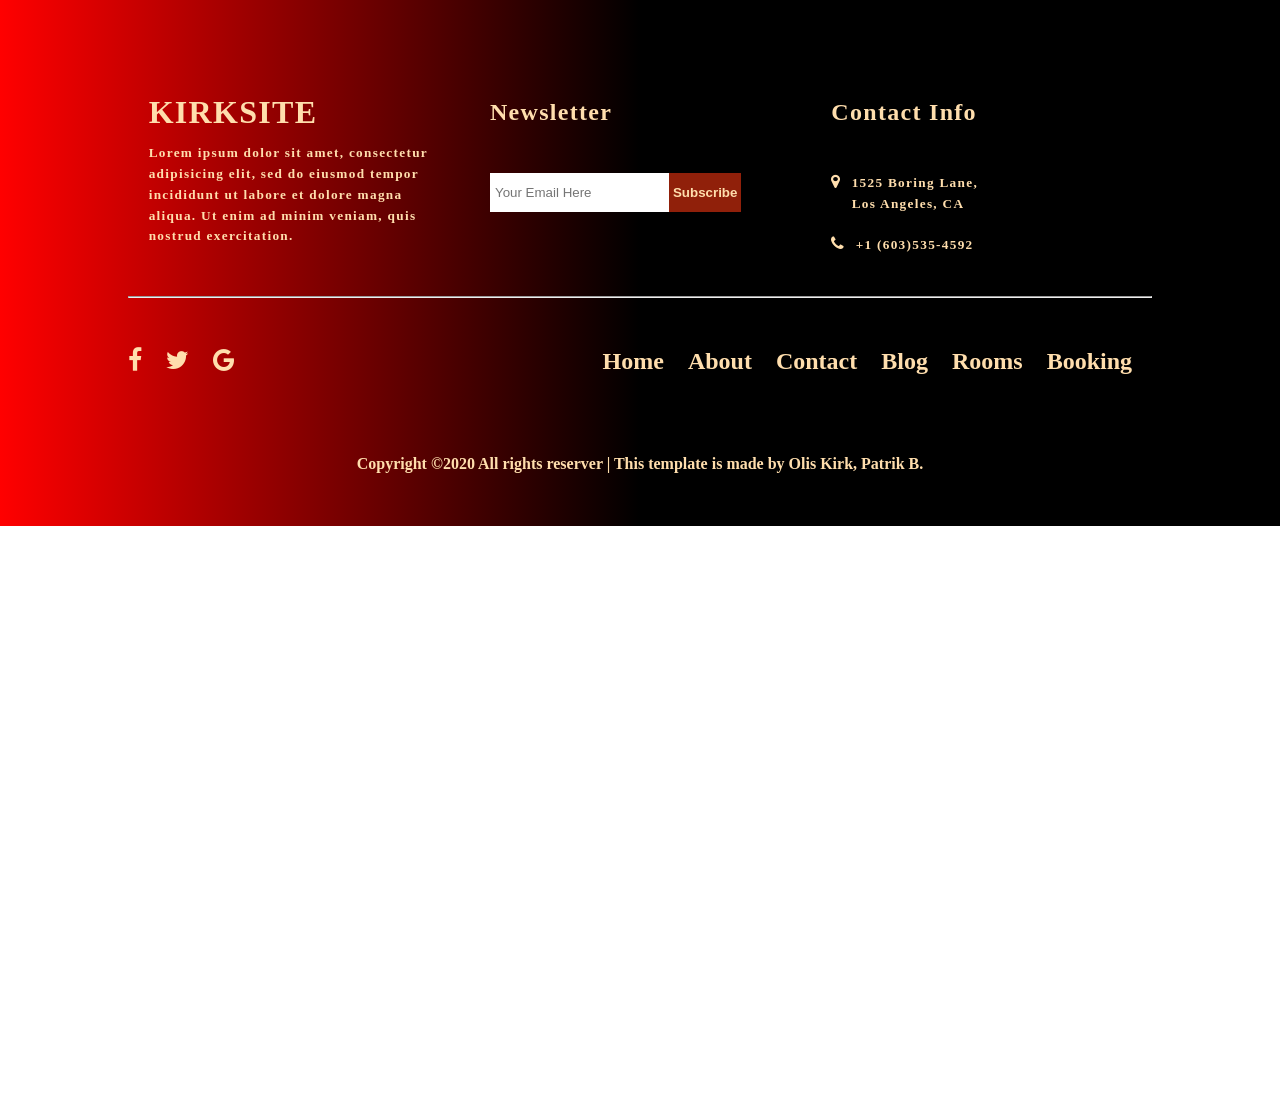
<file: kirksite/booking.html>
<!DOCTYPE html>
<html>
<head>
	<title>Hotel Rental System</title>
	<!-- <link rel="stylesheet" type="text/css" href="owlcarousel/dist/assets/owl.carousel.css">
	<link rel="stylesheet" type="text/css" href="owlcarousel/dist/assets/owl.theme.default.min.css"> -->
	<link rel="stylesheet" type="text/css" href="font-awesome/css/font-awesome.min.css">
	<link rel="stylesheet" type="text/css" href="css/index.css">
</head>
<body>

	<div class="loader">
		<h1>Loading</h1>
	</div>

	<div id="stickyheader">
			<div class="container">
				<div class="stickylogo">
					<h1>KIRKSITE</h1>
				</div>
				<ul>
					<li class="menu6"><a href="index.html">Home</a></li>
					<li class="menu7"><a href="about.html">About</a></li>
					<li class="menu8"><a href="contact.html">Contact</a></li>
					<li class="menu9"><a href="blog.html">Blog</a></li>
					<li class="menu10"><a href="rooms.html">Rooms</a></li>
					<li class="menu11"><a href="booking.html">Booking</a></li>
					<li>
						<a>
							<div id="hamburger2">
								<div class="line6"></div>
								<div class="line7"></div>
								<div class="line8"></div>
								<div class="line9"></div>
								<div class="line10"></div>
							</div>
						</a>
					</li>
				</ul>
			</div>
		</div>


	<header>
		<nav>
			<div class="container">
				<div class="logo">
					<h1>KIRKSITE</h1>
				</div>
				<ul>
					<li class="menu1"><a href="index.html">Home</a></li>
					<li class="menu2"><a href="about.html">About</a></li>
					<li class="menu3"><a href="contact.html">Contact</a></li>
					<li class="menu4"><a href="blog.html">Blog</a></li>
					<li class="menu5"><a href="rooms.html">Rooms</a></li>
					<li class="menu12"><a href="booking.html">Booking</a></li>
					<li>
						<a>
							<div id="hamburger">
								<div class="line1"></div>
								<div class="line2"></div>
								<div class="line3"></div>
								<div class="line4"></div>
								<div class="line5"></div>
							</div>
						</a>
					</li>
				</ul>
			</div>
		</nav>

		<div class="owl-carousel owl-carousel1 owl-theme">
			<div class="item item1">
				<div id="background">
					
				</div>		
		    </div>
			<div class="item item2">
				<div id="background">
					
				</div>	
		    </div>
		    <div class="item item3">
		    	<div id="background">
					
				</div>	
		    </div> 
		</div>

		<div class="header-content">
		   		<div class="container">
						<h1>KIRKS HOTEL</h1>
						<h3 style="text-align: center;margin-bottom: 20px;">BOOKING</h3>
						<h2>Lorem ipsum dolor sit amet, consectetur adipisicing elit, sed do eiusmod
						tempor incididunt ut labore et dolore magna aliqua. Ut enim ad minim veniam,
						quis nostrud exercitation ullamco.</h2>
					<div class="showcasebutton">
							<button>Book Now</button>
							<button>Subscribe</button>
						</div>
				</div>
		</div>
	</header>

	<div id="booking">
		<div class="container">
			<div class="bookinggrid">
				<div class="reservation padding">
					<h1>Reservation Form</h1>
					<form>
						<div class="flexbox">
							<div>
								<label>Arrival Date</label>
								<input type="date">
							</div>
							<div>
								<label>Departure Date</label>
								<input type="date">
							</div>
						</div>
						<div class="flexbox">
							<div>
								<label>Room</label>
								<select>
									<option>2Room</option>
									<option>3Room</option>
									<option>4Room</option>
								</select>
							</div>
							<div>
								<label>Guest</label>
								<select>
									<option>2Guest</option>
									<option>3Guest</option>
									<option>4Guest</option>
								</select>
							</div>
						</div>
						<div class="flexbox2">
							<label>Note</label>
							<textarea class="note">Write Something</textarea>
						</div>
						<button class="bookingsubmit">Submit</button>
					</form>
				</div>
				<div class="featuredroom padding">
					<h1>Feature Room</h1>
					<div class="reservehotel">
						
					</div>
					<div class="hotelfeatures">
						<div class="textcenter">
							<i class="fa fa-television"></i>
							<p>Smart TV</p>
						</div>
						<div class="textcenter">
							<i class="fa fa-wifi"></i>
							<p>Wifi</p>
						</div>
						<div class="textcenter">
							<i class="fa fa-shower"></i>
							<p>Shower</p>
						</div>
						<div class="textcenter">
							<i class="fa fa-cutlery"></i>
							<p>Restaurant</p>
						</div>
						<div class="textcenter">
							<i class="fa fa-cab"></i>
							<p>Cab</p>
						</div>
					</div>
					<div class="floatdismiss"></div>
					<form class="rentfeatures">
						<input type="submit" value="$100">
					</form>
					
				</div>
			</div>
		</div>
	</div>




	


	<footer id="showcase3">
		<div class="container margintop">
			<div class="content">
				<div class="firstcontent footer-box">
					<h1>KIRKSITE</h1>
					<h5>Lorem ipsum dolor sit amet, consectetur adipisicing elit, sed do eiusmod
					tempor incididunt ut labore et dolore magna aliqua. Ut enim ad minim veniam,
					quis nostrud exercitation.</h5>
				</div>
				<div class="secondcontent footer-box">
					<h2>Newsletter</h2>
					<form>
						<input type="text" placeholder="Your Email Here"><button>Subscribe</button>
					</form>
				</div>
				<div class="thridcontent footer-box">
					<h2>Contact Info</h2>
					<div class="margintop">
						<div style="display: flex;">
							<i class="fa fa-map-marker"></i>
							<h5>
								1525 Boring Lane, <br>
								Los Angeles, CA
							</h5>
						</div>
						<div style="display: flex;">
							<i class="fa fa-phone"></i>
							<h5>
								+1 (603)535-4592
							</h5>
						</div>
					</div>
				</div>
			</div>
			<hr>
				<div class="others">
					<ul>
						<li><a href="#"><i class="fa fa-facebook"></i></a></li>
						<li><a href="#"><i class="fa fa-twitter"></i></a></li>
						<li><a href="#"><i class="fa fa-google"></i></a></li>
					</ul>
				</div>
				<div class="footerlinks">
					<ul>
						<li><a href="index.html">Home</a></li>
						<li><a href="about.html">About</a></li>
						<li><a href="contact.html">Contact</a></li>
						<li><a href="blog.html">Blog</a></li>
						<li><a href="rooms.html">Rooms</a></li>
						<li><a href="booking.html">Booking</a></li>
					</ul>
				</div>
				<div style="clear: both;"></div>
				<h4 style="text-align: center;margin-top: 80px;">Copyright &copy;2020 All rights reserver | This template is made  by Olis Kirk, Patrik B.</h4>
		</div>
	</footer>



	
	

	<!-- <script src="owlcarousel/docs/assets/vendors/jquery.min.js"></script>
	<script src="owlcarousel/dist/owl.carousel.js"></script> -->
	<script src="js/index.js"></script>
</body>
</html>
</file>
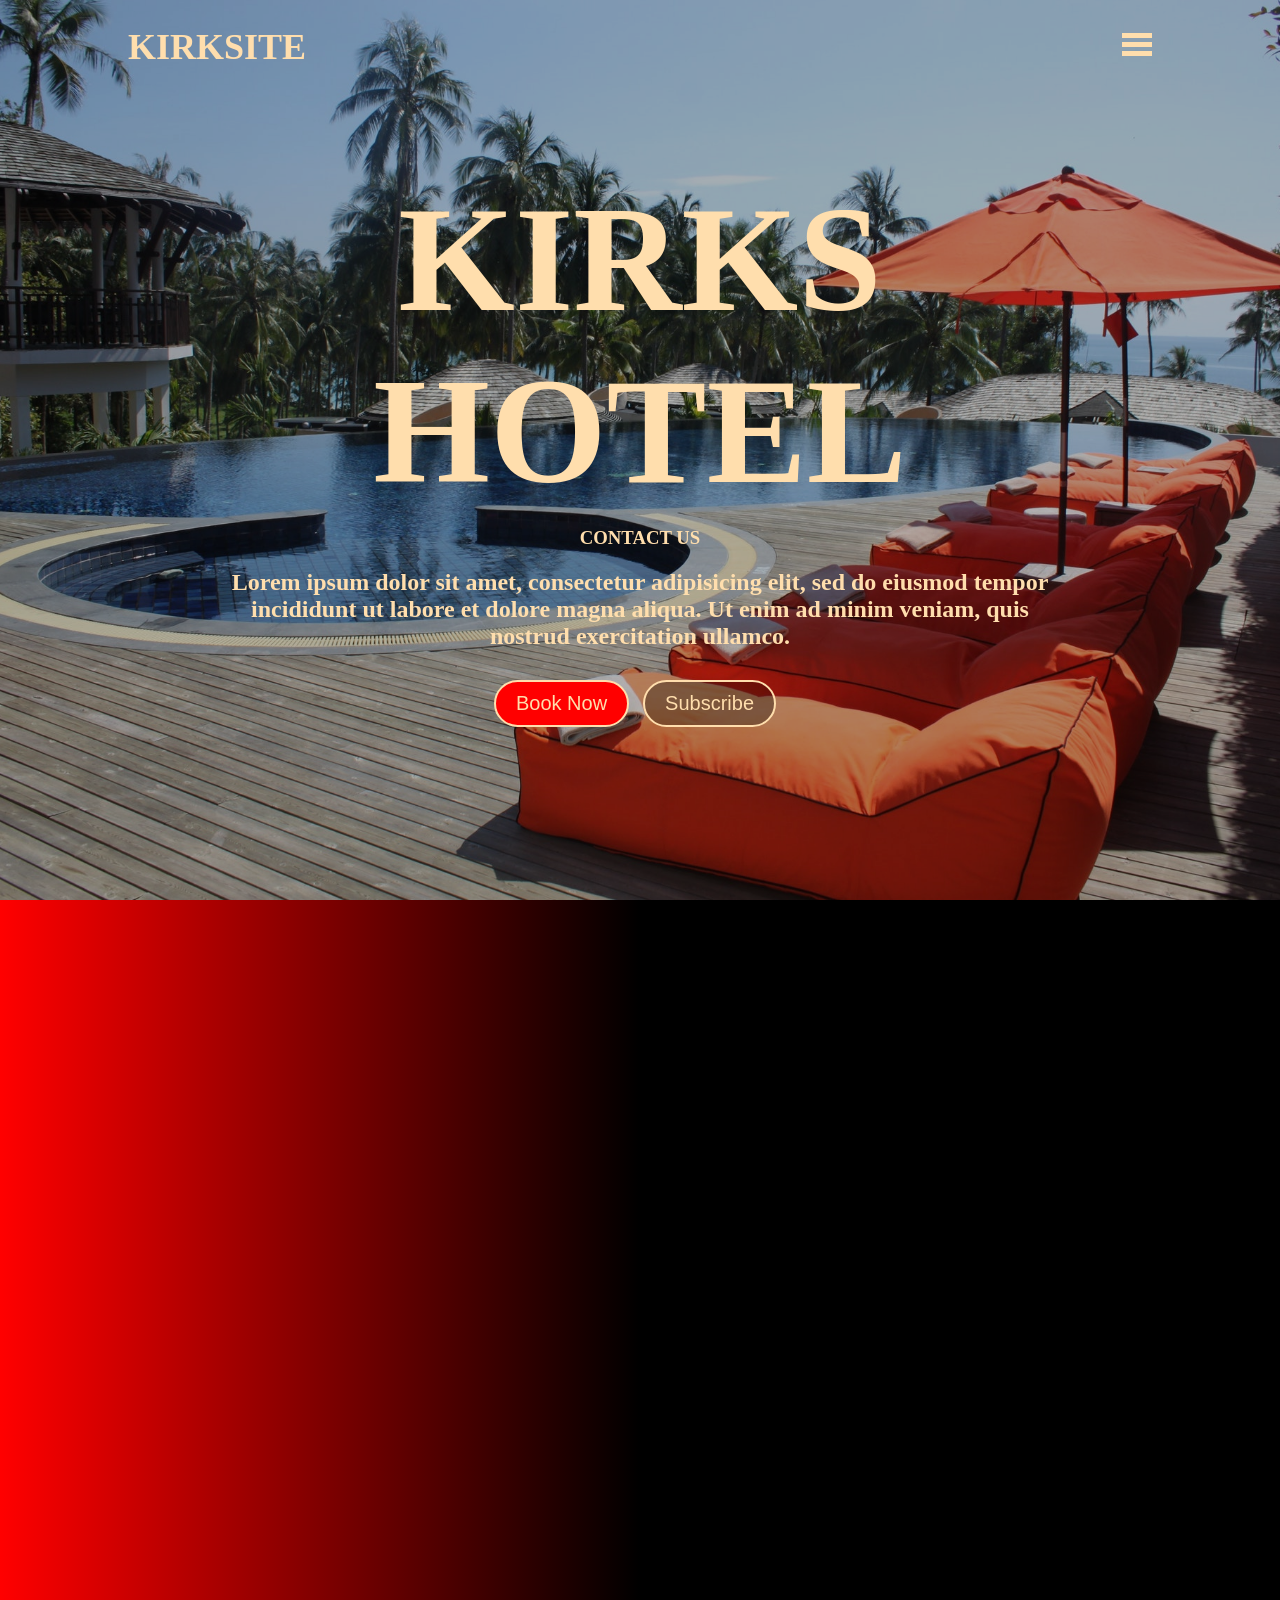
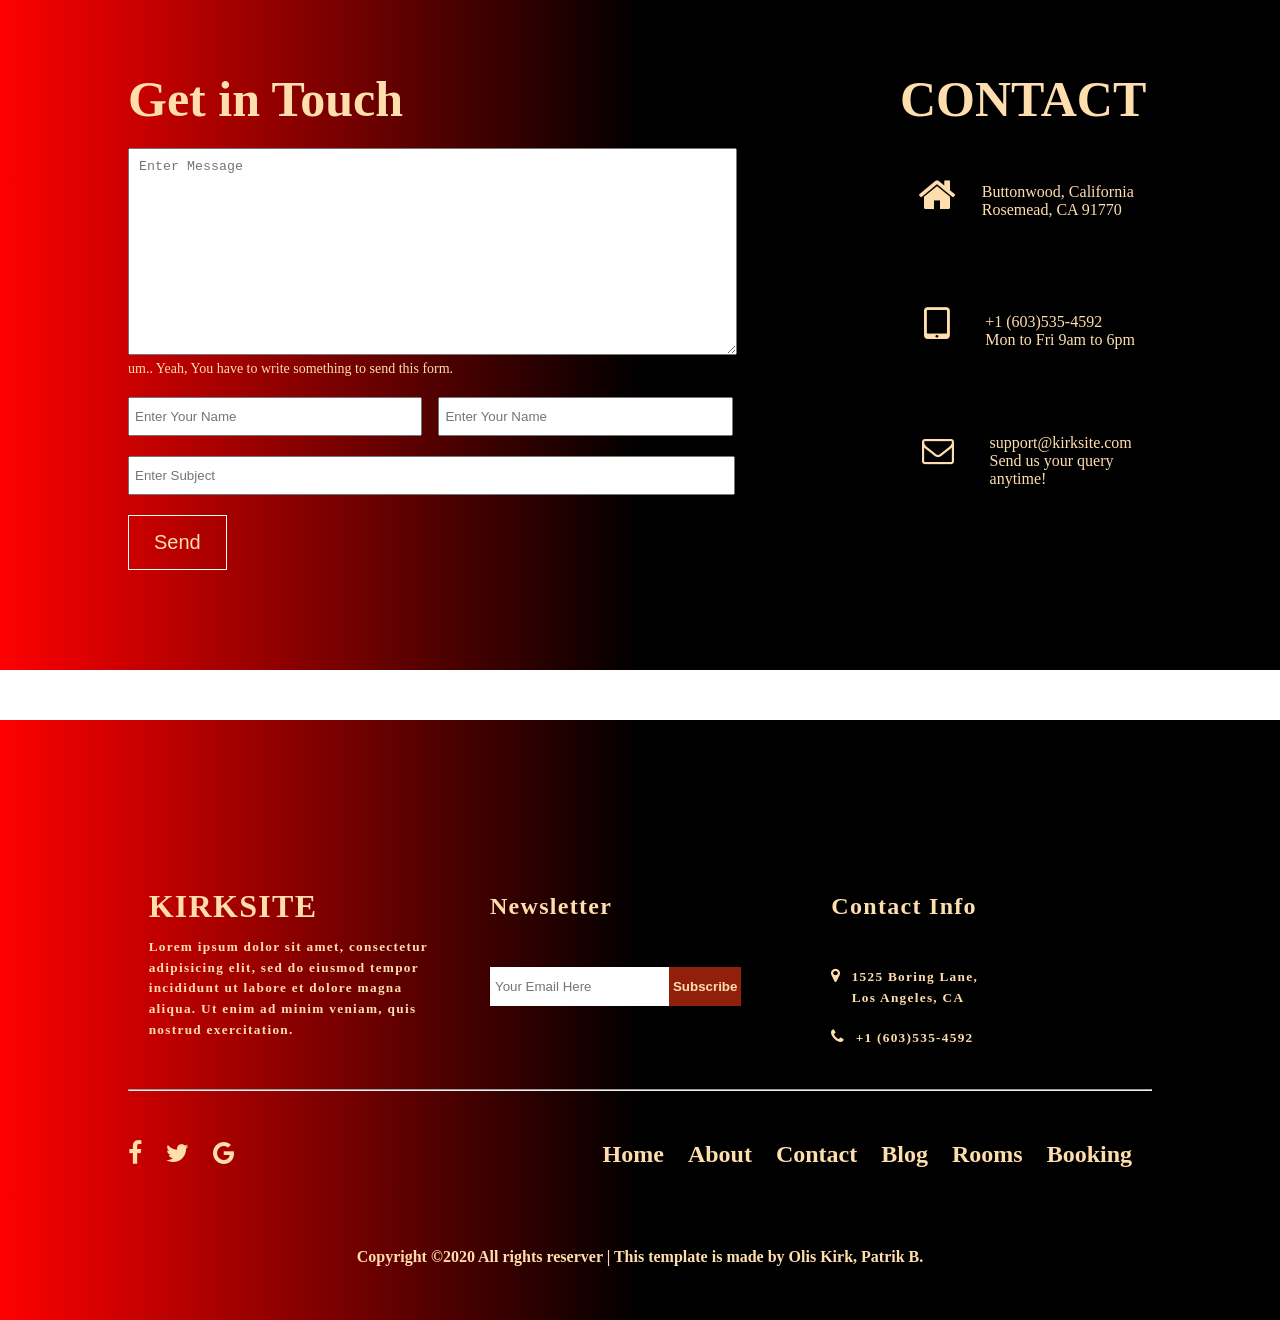
<file: kirksite/contact.html>
<!DOCTYPE html>
<html>
<head>
	<title>Hotel Rental System</title>
	<!-- <link rel="stylesheet" type="text/css" href="owlcarousel/dist/assets/owl.carousel.css">
	<link rel="stylesheet" type="text/css" href="owlcarousel/dist/assets/owl.theme.default.min.css"> -->
	<link rel="stylesheet" type="text/css" href="font-awesome/css/font-awesome.min.css">
	<link rel="stylesheet" type="text/css" href="css/index.css">
</head>
<body>

	<div class="loader">
		<h1>Loading</h1>
	</div>

	<div id="stickyheader">
			<div class="container">
				<div class="stickylogo">
					<h1>KIRKSITE</h1>
				</div>
				<ul>
					<li class="menu6"><a href="index.html">Home</a></li>
					<li class="menu7"><a href="about.html">About</a></li>
					<li class="menu8"><a href="contact.html">Contact</a></li>
					<li class="menu9"><a href="blog.html">Blog</a></li>
					<li class="menu10"><a href="rooms.html">Rooms</a></li>
					<li class="menu12"><a href="booking.html">Booking</a></li>
					<li>
						<a>
							<div id="hamburger2">
								<div class="line6"></div>
								<div class="line7"></div>
								<div class="line8"></div>
								<div class="line9"></div>
								<div class="line10"></div>
							</div>
						</a>
					</li>
				</ul>
			</div>
		</div>


	<header>
		<nav>
			<div class="container">
				<div class="logo">
					<h1>KIRKSITE</h1>
				</div>
				<ul>
					<li class="menu1"><a href="index.html">Home</a></li>
					<li class="menu2"><a href="about.html">About</a></li>
					<li class="menu3"><a href="contact.html">Contact</a></li>
					<li class="menu4"><a href="blog.html">Blog</a></li>
					<li class="menu5"><a href="rooms.html">Rooms</a></li>
					<li class="menu11"><a href="booking.html">Booking</a></li>
					<li>
						<a>
							<div id="hamburger">
								<div class="line1"></div>
								<div class="line2"></div>
								<div class="line3"></div>
								<div class="line4"></div>
								<div class="line5"></div>
							</div>
						</a>
					</li>
				</ul>
			</div>
		</nav>

		<div class="owl-carousel owl-carousel1 owl-theme">
			<div class="item item1">
				<div id="background">
					
				</div>		
		    </div>
			<div class="item item2">
				<div id="background">
					
				</div>	
		    </div>
		    <div class="item item3">
		    	<div id="background">
					
				</div>	
		    </div> 
		</div>

		<div class="header-content">
		   		<div class="container">
						<h1>KIRKS HOTEL</h1>
						<h3 style="text-align: center;margin-bottom: 20px;">CONTACT US</h3>
						<h2>Lorem ipsum dolor sit amet, consectetur adipisicing elit, sed do eiusmod
						tempor incididunt ut labore et dolore magna aliqua. Ut enim ad minim veniam,
						quis nostrud exercitation ullamco.</h2>
					<div class="showcasebutton">
							<button>Book Now</button>
							<button>Subscribe</button>
						</div>
				</div>
		</div>
	</header>

	<div id="map">
		<div class="map-content">
			<iframe src="https://www.google.com/maps/embed?pb=!1m18!1m12!1m3!1d44138.23449655607!2d123.88041714412918!3d10.299007996031524!2m3!1f0!2f0!3f0!3m2!1i1024!2i768!4f13.1!3m3!1m2!1s0x33a9994033c11dad%3A0xfe7392e8d81f2a96!2sHipodromo%2C%20Cebu%20City%2C%20Cebu!5e0!3m2!1sen!2sph!4v1590293034507!5m2!1sen!2sph" style="width: 100%; height: 100%;" frameborder="0" style="border:0;" allowfullscreen="" aria-hidden="false" tabindex="0"></iframe>
		</div>
	</div>

	<div id="contact">
		<div class="container grid">
			<div class="contactform">
				<h1>Get in Touch</h1>
				<form>
					<div style="margin-bottom: 20px;">
						<textarea placeholder="Enter Message"></textarea>
						<small>um.. Yeah, You have to write something to send this form.</small>
					</div>
					<div style="display: grid; grid-template-columns: 1fr 1fr; grid-gap: 1em;margin-bottom: 20px;">
						<input type="text" placeholder="Enter Your Name">
						<input type="text" placeholder="Enter Your Name">
					</div>
					<div>
						<input type="text" placeholder="Enter Subject" style="width: 98%;margin-bottom: 20px;">
					</div>
					<input type="submit" value="Send">
				</form>
			</div>
			<div class="contactlocation">
				<h1>CONTACT</h1>
				<div>
					<i class="fa fa-home"></i>
					<p>Buttonwood, California <br> Rosemead, CA 91770</p>
				</div>
				<div class="iconml">
					<i class="fa fa-tablet"></i>
					<p>+1 (603)535-4592 <br> 
					Mon to Fri 9am to 6pm</p>
				</div>
				<div class="iconml2">
					<i class="fa fa-envelope-o"></i>
					<p>support@kirksite.com <br> 
					Send us your query <br> anytime!</p>
				</div>
			</div>
		</div>
	</div>

	


	<footer id="showcase3">
		<div class="container margintop">
			<div class="content">
				<div class="firstcontent footer-box">
					<h1>KIRKSITE</h1>
					<h5>Lorem ipsum dolor sit amet, consectetur adipisicing elit, sed do eiusmod
					tempor incididunt ut labore et dolore magna aliqua. Ut enim ad minim veniam,
					quis nostrud exercitation.</h5>
				</div>
				<div class="secondcontent footer-box">
					<h2>Newsletter</h2>
					<form>
						<input type="text" placeholder="Your Email Here"><button>Subscribe</button>
					</form>
				</div>
				<div class="thridcontent footer-box">
					<h2>Contact Info</h2>
					<div class="margintop">
						<div style="display: flex;">
							<i class="fa fa-map-marker"></i>
							<h5>
								1525 Boring Lane, <br>
								Los Angeles, CA
							</h5>
						</div>
						<div style="display: flex;">
							<i class="fa fa-phone"></i>
							<h5>
								+1 (603)535-4592
							</h5>
						</div>
					</div>
				</div>
			</div>
			<hr>
				<div class="others">
					<ul>
						<li><a href="#"><i class="fa fa-facebook"></i></a></li>
						<li><a href="#"><i class="fa fa-twitter"></i></a></li>
						<li><a href="#"><i class="fa fa-google"></i></a></li>
					</ul>
				</div>
				<div class="footerlinks">
					<ul>
						<li><a href="index.html">Home</a></li>
						<li><a href="about.html">About</a></li>
						<li><a href="contact.html">Contact</a></li>
						<li><a href="blog.html">Blog</a></li>
						<li><a href="rooms.html">Rooms</a></li>
						<li><a href="booking.html">Booking</a></li>
					</ul>
				</div>
				<div style="clear: both;"></div>
				<h4 style="text-align: center;margin-top: 80px;">Copyright &copy;2020 All rights reserver | This template is made  by Olis Kirk, Patrik B.</h4>
		</div>
	</footer>



	
	

	<!-- <script src="owlcarousel/docs/assets/vendors/jquery.min.js"></script>
	<script src="owlcarousel/dist/owl.carousel.js"></script> -->
	<script src="js/index.js"></script>
</body>
</html>
</file>
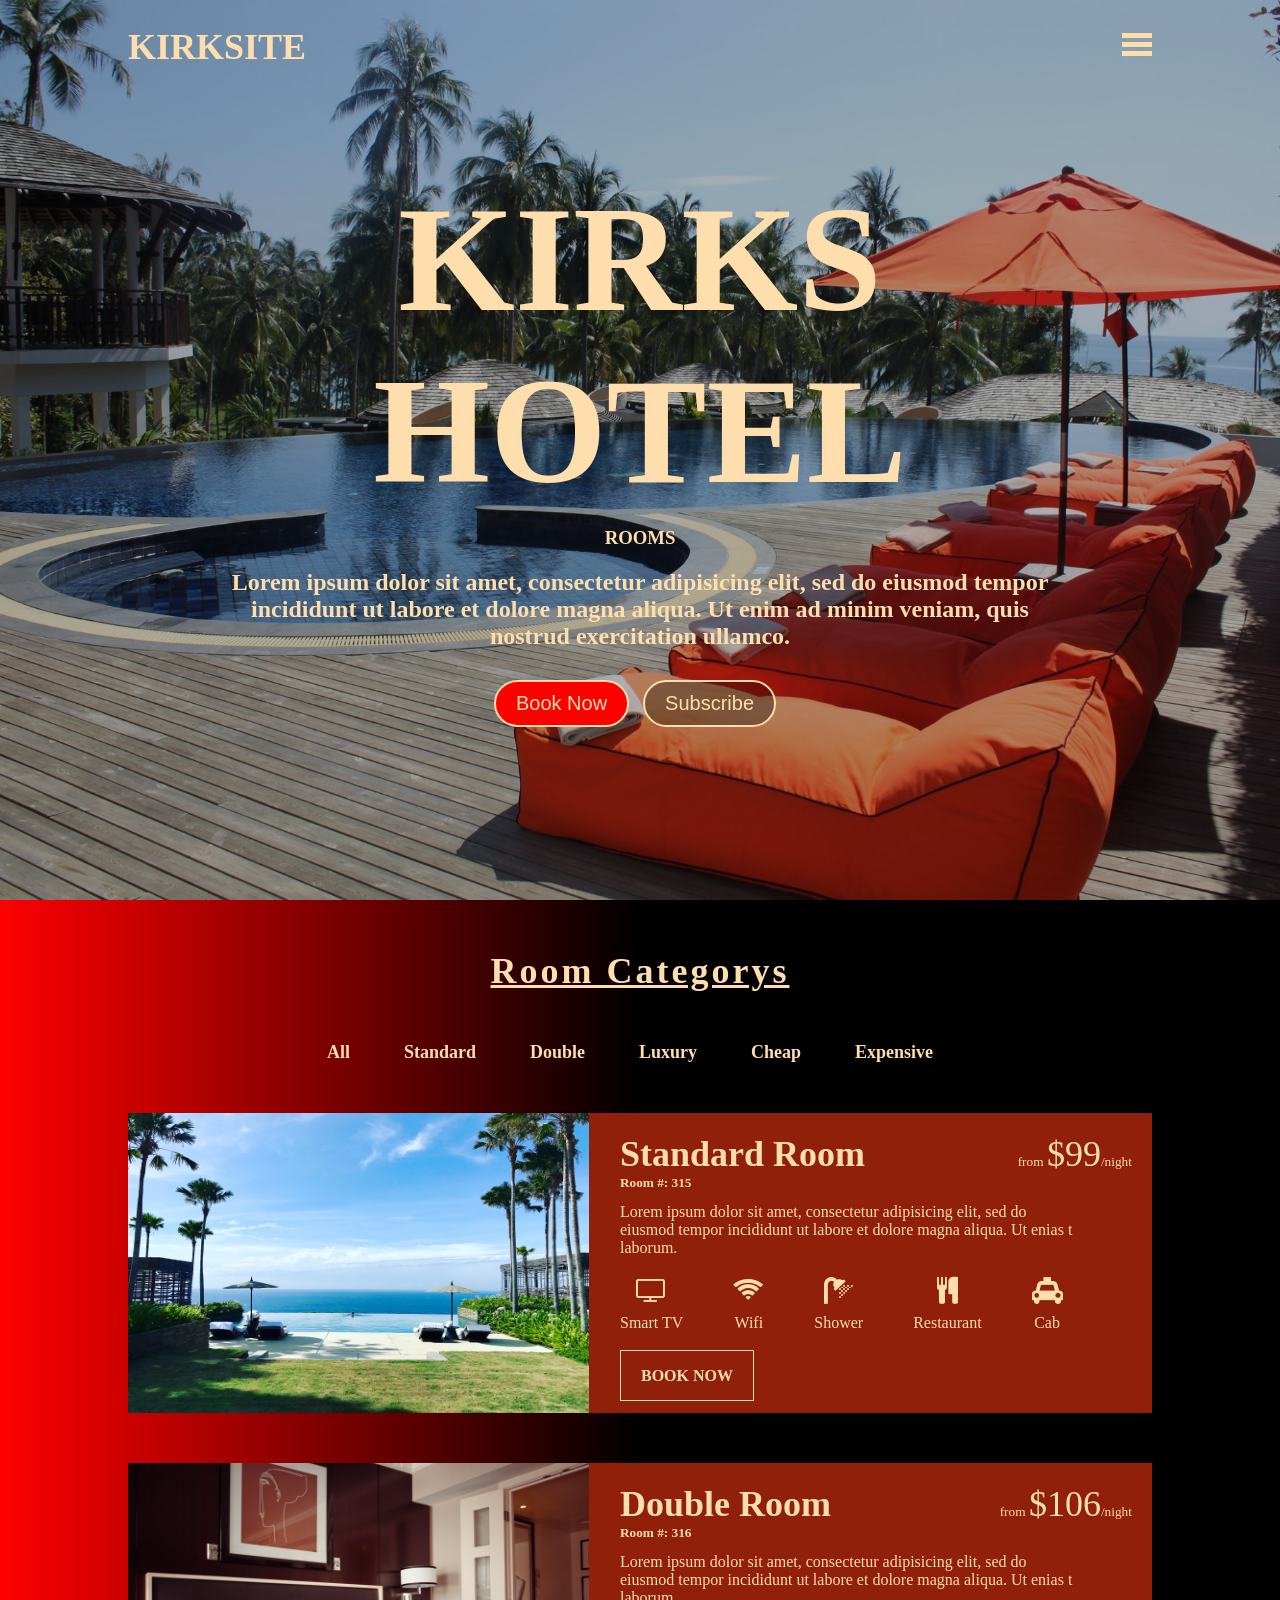
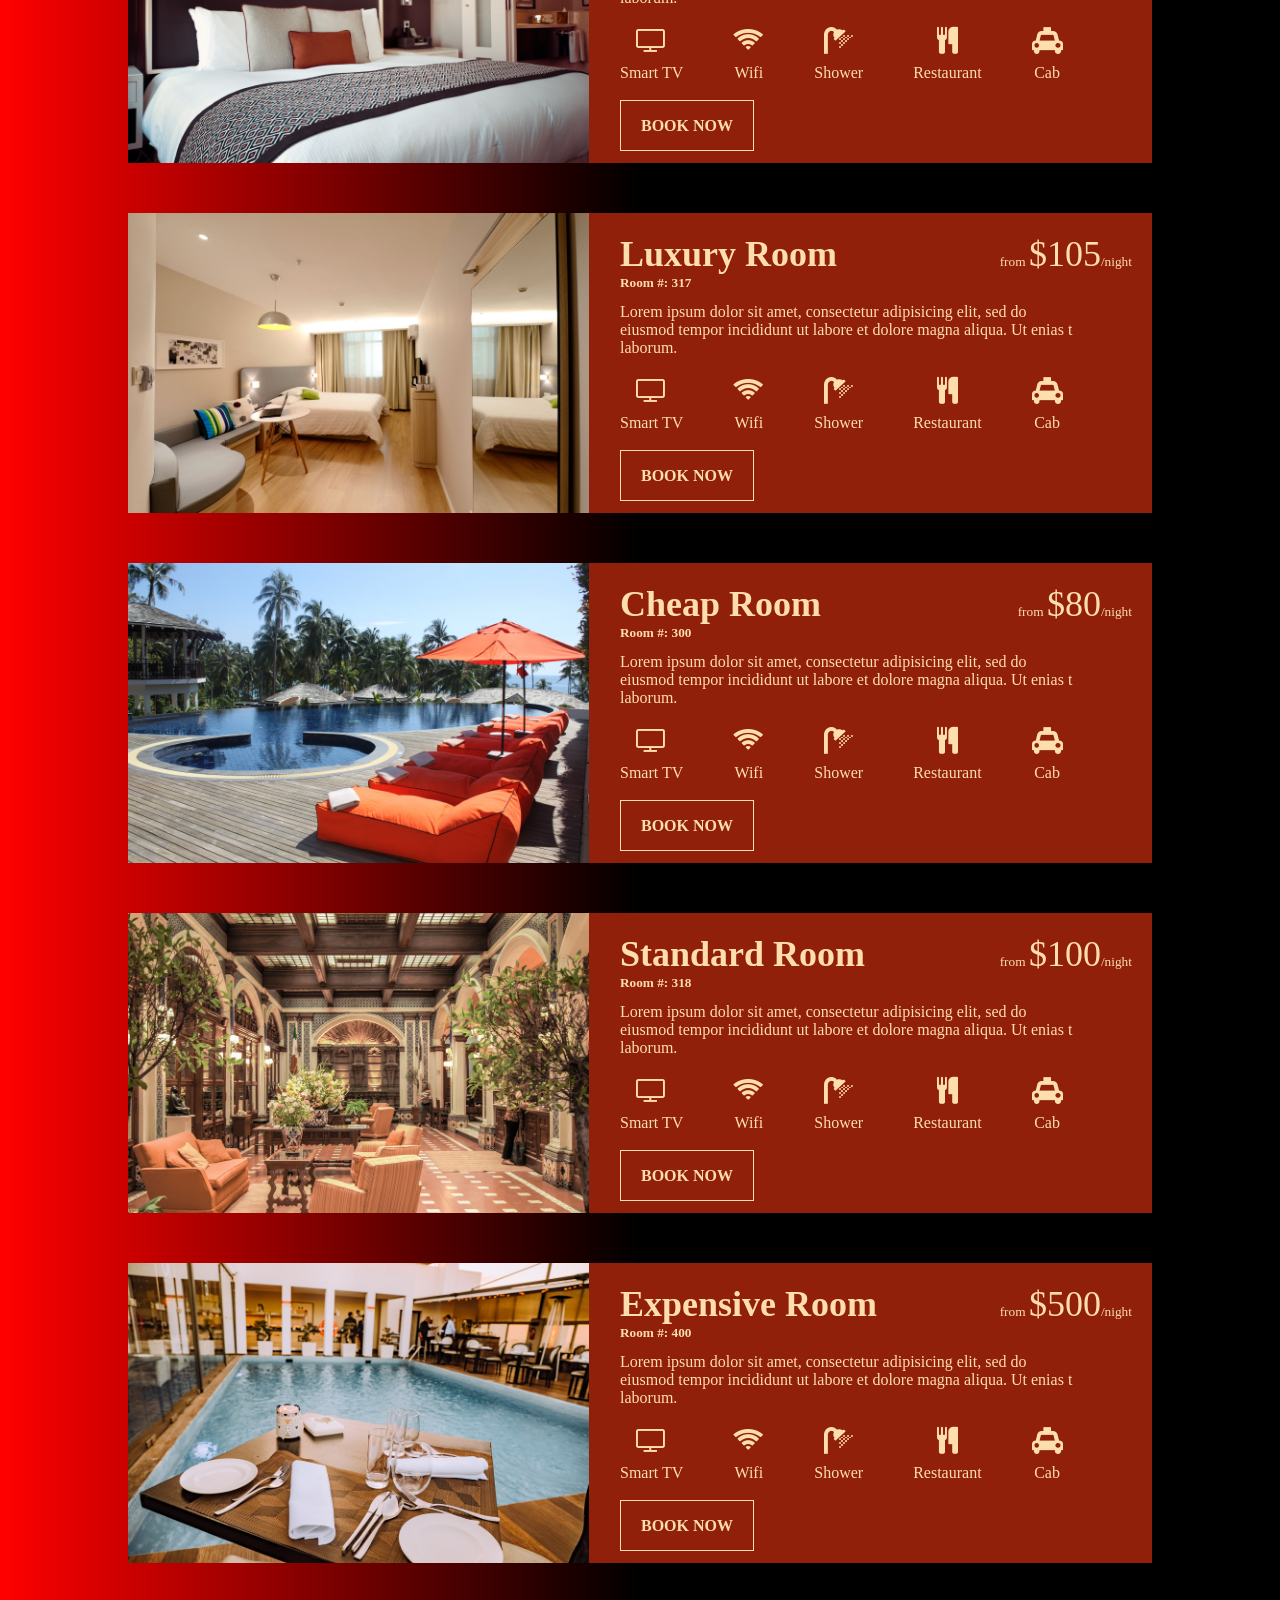
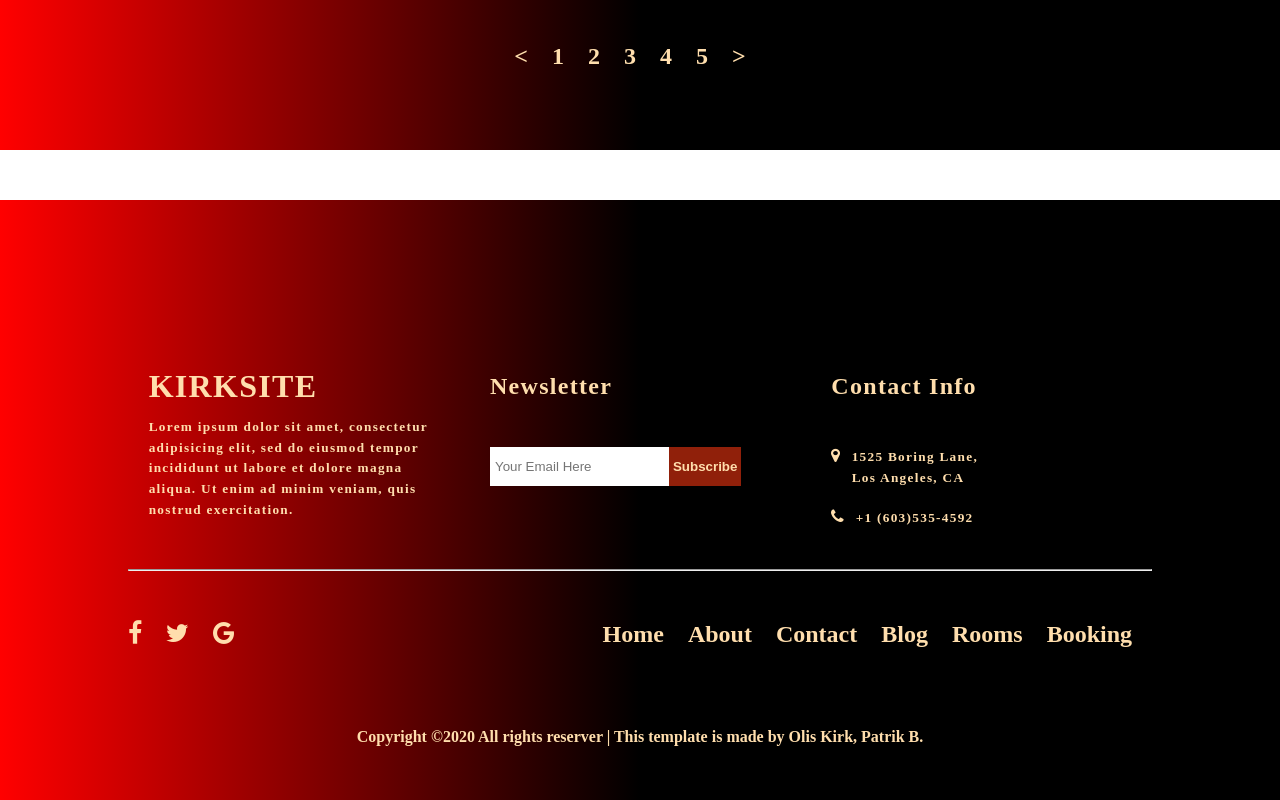
<file: kirksite/rooms.html>
<!DOCTYPE html>
<html>
<head>
	<title>Hotel Rental System</title>
	<!-- <link rel="stylesheet" type="text/css" href="owlcarousel/dist/assets/owl.carousel.css">
	<link rel="stylesheet" type="text/css" href="owlcarousel/dist/assets/owl.theme.default.min.css"> -->
	<link rel="stylesheet" type="text/css" href="font-awesome/css/font-awesome.min.css">
	<link rel="stylesheet" type="text/css" href="css/index.css">
</head>
<body>

	<div class="loader">
		<h1>Loading</h1>
	</div>

	<div id="stickyheader">
			<div class="container">
				<div class="stickylogo">
					<h1>KIRKSITE</h1>
				</div>
				<ul>
					<li class="menu6"><a href="index.html">Home</a></li>
					<li class="menu7"><a href="about.html">About</a></li>
					<li class="menu8"><a href="contact.html">Contact</a></li>
					<li class="menu9"><a href="blog.html">Blog</a></li>
					<li class="menu10"><a href="rooms.html">Rooms</a></li>
					<li class="menu12"><a href="booking.html">Booking</a></li>
					<li>
						<a>
							<div id="hamburger2">
								<div class="line6"></div>
								<div class="line7"></div>
								<div class="line8"></div>
								<div class="line9"></div>
								<div class="line10"></div>
							</div>
						</a>
					</li>
				</ul>
			</div>
		</div>


	<header>
		<nav>
			<div class="container">
				<div class="logo">
					<h1>KIRKSITE</h1>
				</div>
				<ul>
					<li class="menu1"><a href="index.html">Home</a></li>
					<li class="menu2"><a href="about.html">About</a></li>
					<li class="menu3"><a href="contact.html">Contact</a></li>
					<li class="menu4"><a href="blog.html">Blog</a></li>
					<li class="menu5"><a href="rooms.html">Rooms</a></li>
					<li class="menu11"><a href="booking.html">Booking</a></li>
					<li>
						<a>
							<div id="hamburger">
								<div class="line1"></div>
								<div class="line2"></div>
								<div class="line3"></div>
								<div class="line4"></div>
								<div class="line5"></div>
							</div>
						</a>
					</li>
				</ul>
			</div>
		</nav>

		<div class="owl-carousel owl-carousel1 owl-theme">
			<div class="item item1">
				<div id="background">
					
				</div>		
		    </div>
			<div class="item item2">
				<div id="background">
					
				</div>	
		    </div>
		    <div class="item item3">
		    	<div id="background">
					
				</div>	
		    </div> 
		</div>

		<div class="header-content">
		   		<div class="container">
						<h1>KIRKS HOTEL</h1>
						<h3 style="text-align: center;margin-bottom: 20px;">ROOMS</h3>
						<h2>Lorem ipsum dolor sit amet, consectetur adipisicing elit, sed do eiusmod
						tempor incididunt ut labore et dolore magna aliqua. Ut enim ad minim veniam,
						quis nostrud exercitation ullamco.</h2>
					<div class="showcasebutton">
							<button>Book Now</button>
							<button>Subscribe</button>
						</div>
				</div>
		</div>
	</header>

	<section id="rooms">
		<div class="container">

			<div class="roomcategory">
				<h1><u>Room Categorys</u></h1>
				<ul>
					<li><a href="#">All</a></li>
					<li><a href="#">Standard</a></li>
					<li><a href="#">Double</a></li>
					<li><a href="#">Luxury</a></li>
					<li><a href="#">Cheap</a></li>
					<li><a href="#">Expensive</a></li>
				</ul>
			</div>

			<div class="room">
				<div class="roomimage">
					<img src="image/hotelbackground4.jpg">
				</div>
				<div class="roomdetails">
					<div class="roomheader">
						<div>	
							<h1>Standard Room</h1>
							<h5>Room #: 315</h5	>
						</div>
						<div class="price">
							<small>from </small><span>$99</span><small>/night</small>
						</div>
					</div>
					<p class="roomdescription">Lorem ipsum dolor sit amet, consectetur adipisicing elit, sed do eiusmod
					tempor incididunt ut labore et dolore magna aliqua. Ut enias
					t laborum.</p>
					<div class="roomfeatures">
						<div class="roominfo">
							<i class="fa fa-television"></i>
							<p>Smart TV</p>
						</div>
						<div class="roominfo">
							<i class="fa fa-wifi"></i>
							<p>Wifi</p>
						</div>
						<div class="roominfo">
							<i class="fa fa-shower"></i>
							<p>Shower</p>
						</div>
						<div class="roominfo">
							<i class="fa fa-cutlery"></i>
							<p>Restaurant</p>
						</div>
						<div class="roominfo">
							<i class="fa fa-cab"></i>
							<p>Cab</p>
						</div>
					</div>
					<div class="roomfooter">
						<a href="#">BOOK NOW</a>
					</div>
				</div>
			</div>


			<div class="room">
				<div class="roomimage">
					<img src="image/hotelbackground1.jpg">
				</div>
				<div class="roomdetails">
					<div class="roomheader">
						<div>	
							<h1>Double Room</h1>
							<h5>Room #: 316</h5	>
						</div>
						<div class="price">
							<small>from </small><span>$106</span><small>/night</small>
						</div>
					</div>
					<p class="roomdescription">Lorem ipsum dolor sit amet, consectetur adipisicing elit, sed do eiusmod
					tempor incididunt ut labore et dolore magna aliqua. Ut enias
					t laborum.</p>
					<div class="roomfeatures">
						<div class="roominfo">
							<i class="fa fa-television"></i>
							<p>Smart TV</p>
						</div>
						<div class="roominfo">
							<i class="fa fa-wifi"></i>
							<p>Wifi</p>
						</div>
						<div class="roominfo">
							<i class="fa fa-shower"></i>
							<p>Shower</p>
						</div>
						<div class="roominfo">
							<i class="fa fa-cutlery"></i>
							<p>Restaurant</p>
						</div>
						<div class="roominfo">
							<i class="fa fa-cab"></i>
							<p>Cab</p>
						</div>
					</div>
					<div class="roomfooter">
						<a href="#">BOOK NOW</a>
					</div>
				</div>
			</div>

			<div class="room">
				<div class="roomimage">
					<img src="image/hotelbackground2.jpg">
				</div>
				<div class="roomdetails">
					<div class="roomheader">
						<div>	
							<h1>Luxury Room</h1>
							<h5>Room #: 317</h5	>
						</div>
						<div class="price">
							<small>from </small><span>$105</span><small>/night</small>
						</div>
					</div>
					<p class="roomdescription">Lorem ipsum dolor sit amet, consectetur adipisicing elit, sed do eiusmod
					tempor incididunt ut labore et dolore magna aliqua. Ut enias
					t laborum.</p>
					<div class="roomfeatures">
						<div class="roominfo">
							<i class="fa fa-television"></i>
							<p>Smart TV</p>
						</div>
						<div class="roominfo">
							<i class="fa fa-wifi"></i>
							<p>Wifi</p>
						</div>
						<div class="roominfo">
							<i class="fa fa-shower"></i>
							<p>Shower</p>
						</div>
						<div class="roominfo">
							<i class="fa fa-cutlery"></i>
							<p>Restaurant</p>
						</div>
						<div class="roominfo">
							<i class="fa fa-cab"></i>
							<p>Cab</p>
						</div>
					</div>
					<div class="roomfooter">
						<a href="#">BOOK NOW</a>
					</div>
				</div>
			</div>

			<div class="room">
				<div class="roomimage">
					<img src="image/hotelbackground5.jpg">
				</div>
				<div class="roomdetails">
					<div class="roomheader">
						<div>	
							<h1>Cheap Room</h1>
							<h5>Room #: 300</h5	>
						</div>
						<div class="price">
							<small>from </small><span>$80</span><small>/night</small>
						</div>
					</div>
					<p class="roomdescription">Lorem ipsum dolor sit amet, consectetur adipisicing elit, sed do eiusmod
					tempor incididunt ut labore et dolore magna aliqua. Ut enias
					t laborum.</p>
					<div class="roomfeatures">
						<div class="roominfo">
							<i class="fa fa-television"></i>
							<p>Smart TV</p>
						</div>
						<div class="roominfo">
							<i class="fa fa-wifi"></i>
							<p>Wifi</p>
						</div>
						<div class="roominfo">
							<i class="fa fa-shower"></i>
							<p>Shower</p>
						</div>
						<div class="roominfo">
							<i class="fa fa-cutlery"></i>
							<p>Restaurant</p>
						</div>
						<div class="roominfo">
							<i class="fa fa-cab"></i>
							<p>Cab</p>
						</div>
					</div>
					<div class="roomfooter">
						<a href="#">BOOK NOW</a>
					</div>
				</div>
			</div>

			<div class="room">
				<div class="roomimage">
					<img src="image/hotelbackground3.jpg">
				</div>
				<div class="roomdetails">
					<div class="roomheader">
						<div>	
							<h1>Standard Room</h1>
							<h5>Room #: 318</h5	>
						</div>
						<div class="price">
							<small>from </small><span>$100</span><small>/night</small>
						</div>
					</div>
					<p class="roomdescription">Lorem ipsum dolor sit amet, consectetur adipisicing elit, sed do eiusmod
					tempor incididunt ut labore et dolore magna aliqua. Ut enias
					t laborum.</p>
					<div class="roomfeatures">
						<div class="roominfo">
							<i class="fa fa-television"></i>
							<p>Smart TV</p>
						</div>
						<div class="roominfo">
							<i class="fa fa-wifi"></i>
							<p>Wifi</p>
						</div>
						<div class="roominfo">
							<i class="fa fa-shower"></i>
							<p>Shower</p>
						</div>
						<div class="roominfo">
							<i class="fa fa-cutlery"></i>
							<p>Restaurant</p>
						</div>
						<div class="roominfo">
							<i class="fa fa-cab"></i>
							<p>Cab</p>
						</div>
					</div>
					<div class="roomfooter">
						<a href="#">BOOK NOW</a>
					</div>
				</div>
			</div>

			<div class="room">
				<div class="roomimage">
					<img src="image/hotelbackground6.jpg">
				</div>
				<div class="roomdetails">
					<div class="roomheader">
						<div>	
							<h1>Expensive Room</h1>
							<h5>Room #: 400</h5	>
						</div>
						<div class="price">
							<small>from </small><span>$500</span><small>/night</small>
						</div>
					</div>
					<p class="roomdescription">Lorem ipsum dolor sit amet, consectetur adipisicing elit, sed do eiusmod
					tempor incididunt ut labore et dolore magna aliqua. Ut enias
					t laborum.</p>
					<div class="roomfeatures">
						<div class="roominfo">
							<i class="fa fa-television"></i>
							<p>Smart TV</p>
						</div>
						<div class="roominfo">
							<i class="fa fa-wifi"></i>
							<p>Wifi</p>
						</div>
						<div class="roominfo">
							<i class="fa fa-shower"></i>
							<p>Shower</p>
						</div>
						<div class="roominfo">
							<i class="fa fa-cutlery"></i>
							<p>Restaurant</p>
						</div>
						<div class="roominfo">
							<i class="fa fa-cab"></i>
							<p>Cab</p>
						</div>
					</div>
					<div class="roomfooter">
						<a href="#">BOOK NOW</a>
					</div>
				</div>
			</div>

			<div class="roompagination">
				<ul>
					<li><a href="#"><</a></li>
					<li><a href="#">1</a></li>
					<li><a href="#">2</a></li>
					<li><a href="#">3</a></li>
					<li><a href="#">4</a></li>
					<li><a href="#">5</a></li>
					<li><a href="#">></a></li>
				</ul>
			</div>


		</div>
	</section>
	


	<footer id="showcase3">
		<div class="container margintop">
			<div class="content">
				<div class="firstcontent footer-box">
					<h1>KIRKSITE</h1>
					<h5>Lorem ipsum dolor sit amet, consectetur adipisicing elit, sed do eiusmod
					tempor incididunt ut labore et dolore magna aliqua. Ut enim ad minim veniam,
					quis nostrud exercitation.</h5>
				</div>
				<div class="secondcontent footer-box">
					<h2>Newsletter</h2>
					<form>
						<input type="text" placeholder="Your Email Here"><button>Subscribe</button>
					</form>
				</div>
				<div class="thridcontent footer-box">
					<h2>Contact Info</h2>
					<div class="margintop">
						<div style="display: flex;">
							<i class="fa fa-map-marker"></i>
							<h5>
								1525 Boring Lane, <br>
								Los Angeles, CA
							</h5>
						</div>
						<div style="display: flex;">
							<i class="fa fa-phone"></i>
							<h5>
								+1 (603)535-4592
							</h5>
						</div>
					</div>
				</div>
			</div>
			<hr>
				<div class="others">
					<ul>
						<li><a href="#"><i class="fa fa-facebook"></i></a></li>
						<li><a href="#"><i class="fa fa-twitter"></i></a></li>
						<li><a href="#"><i class="fa fa-google"></i></a></li>
					</ul>
				</div>
				<div class="footerlinks">
					<ul>
						<li><a href="index.html">Home</a></li>
						<li><a href="about.html">About</a></li>
						<li><a href="contact.html">Contact</a></li>
						<li><a href="blog.html">Blog</a></li>
						<li><a href="rooms.html">Rooms</a></li>
						<li><a href="booking.html">Booking</a></li>
					</ul>
				</div>
				<div style="clear: both;"></div>
				<h4 style="text-align: center;margin-top: 80px;">Copyright &copy;2020 All rights reserver | This template is made  by Olis Kirk, Patrik B.</h4>
		</div>
	</footer>



	
	

	<!-- <script src="owlcarousel/docs/assets/vendors/jquery.min.js"></script>
	<script src="owlcarousel/dist/owl.carousel.js"></script> -->
	<script src="js/index.js"></script>
</body>
</html>
</file>
<file: kirksite/css/index.css>
* {
	color: #ffdead !important;
}

/*.owl-carousel1 .item::before {
	content: '';
	width: 100%;
	height: 100vh;
	position: absolute;
	top: 0;
	left: 0;
	background:rgba(0,0,0,0.3);
}


.item1 {
	background: url('../image/hotelbackground5.jpg') no-repeat;
	background-size: cover;
	background-position: center;
}

.item2 {
	background: url('../image/hotelbackground4.jpg') no-repeat;
	background-size: cover;
	background-position: center;
}

.item3 {
	background: url('../image/hotelbackground6.jpg') no-repeat;
	background-size: cover;
	background-position: center;
}*/

* {
	padding: 0;
	margin: 0;
}

a {
	text-decoration: none;
	color: #fff;
	font-weight: 800;
	font-size: 24px;
}

ul {
	list-style: none;
}

li {
	display: inline;
	margin-right: 20px;
}

.container {
	width: 80%;
	margin: 0 auto;
	overflow-x: hidden;
}

img {
	height: 100%;
	width: 100%;
	overflow: hidden;
	background-size: cover;
}

.margintop {
	margin-top: 50px;
}

.marginbottom {
	margin-bottom: 20px;
}

.textcenter {
	text-align: center;
	width: 100%;
}

input[type="text"] {
	color: #000 !important;
}


body {
	font-family: "Ubunto, serif";
	color: #ffdead;
}

.loader {
    width: 100%;
    height: 100%;
    background: #000;
    position: fixed;
    z-index: 1000;
    justify-content: center;
    align-items: center;
    display: flex;
}

header {

	position: relative;
	height: 100vh;
	background: url('../image/hotelbackground5.jpg') no-repeat;
	background-size: cover;
	background-position: center;
}

header::before {
	content: '';
	width: 100%;
	height: 100vh;
	position: absolute;
	top: 0;
	left: 0;
	background:rgba(0,0,0,0.3);
}

header nav {
	position: absolute;
	width: 100%;
	top: 0;
	left: 0;
	z-index: 200;
	overflow-y: hidden;
	transition: 0.5s;
}

nav .logo {
	float: left;
	margin: 2.5% 0;
	font-size: 24px;
}

nav .logo h1 {
	z-index: 100;
	position: relative;
}


nav ul {
	float:right;
	margin: 3% 0;
}

nav ul li {
	opacity: 0;
}

nav ul li:last-of-type {
	opacity: 1;
}

.menu1 {
	transition: 0.5s;
}
.menu2 {
	transition: 0.5s;
}
.menu3 {
	transition: 0.5s;
}
.menu4 {
	transition: 0.5s;
}
.menu5 {
	transition: 0.5s;
}

.menu11 {
	transition: 0.5s;
}

#hamburger {
	margin: 0;
	width: 30px;
	float: right;
	position: relative;
	z-index: 100;
	margin-top: 2px;
	cursor: pointer;
}


.line1 {
	transition: 0.5s;
	transition-delay: 0.3s;
	width: 30px;
	height: 5px;
	background-color: #ffdead;
	margin-bottom: 4px;
}

.line2 {
	transition: 0.5s;
	transition-delay: 0.2s;
	width: 30px;
	height: 5px;
	background-color: #ffdead;
	margin-bottom: 4px;
}

.line3 {
	transition: 0.5s;
	width: 30px;
	height: 5px;
	background-color: #ffdead;
	margin-bottom: 4px;
}

.line4 {
    width: 0;
    height: 5px;
    background-color: #ffdead;
    position: absolute;
    left: 0px;
    top: 9px;
    transform: rotate(45deg);
    transition: 0.5s;
    /*transition-delay: 0.4s;*/
}

.line5 {
    width: 0;
    height: 5px;
    background-color: #ffdead;
    position: absolute;
    left: 0px;
    top: 9px;
    transform: rotate(-45deg);
    transition: 0.5s;
    /*transition-delay: 0.5s;*/
}

#background {
	height: 100vh;
	display: flex;
	justify-content: center;
	align-items: center;
	flex-direction: column;
}

.header-content {
	position: absolute;
	top: 0;
	left: 0;
	width: 100%;
	height: 100vh;
	z-index: 100;
	display: flex;
	flex-direction: column;
	align-items: center;
	justify-content: center;
}

.header-content .container {
	transition: 0.5s;
}

.header-content h1 {
	font-size: 150px;
	position: relative;
	z-index: 100;
	text-align: center;
	margin-bottom: 10px;
	width: 100%;
}

.header-content h2 {
	position: relative;
	z-index: 100;
	text-align: center;
	width: 80%;
	margin: auto;
	margin-bottom: 30px;
}

.header-content .showcasebutton {
	position: relative;
	z-index: 100;
	text-align: center;
	width: 80%;
	margin: auto;
}

.showcasebutton button {
	padding: 10px 20px;
	border: 2px solid #ffdead;
	color: #fff;
	border-radius: 50px;
	cursor: pointer;
	font-size: 20px;
	/*background-color: #3A6EE8;*/
	background-color: red;
	margin-right: 10px;
}

.showcasebutton button:last-of-type {
	background: rgba(0,0,0,0.3);
}

/*navigation fixed*/

#stickyheader {
	position: fixed;
	width: 100%;
	height: 0;
	background: linear-gradient(to left, #000, #000, red);;
	/*color: #3a6ee8;*/
	color: #fff;
	top: 0;
	left: 0;
	z-index: 400;
	transition: 0.5s;
	overflow-y: hidden;
}

.stickylogo {
	float: left;
	width: 200px;
	margin: 2.5% 0;
}

#stickyheader ul {
	float: right;
	list-style: none;
	margin: 3% 0;
}

#stickyheader a {
	/*color: #006ec3;*/
	color: #fff;
}

#stickyheader ul li {
	opacity: 0;
}

#stickyheader ul li:last-of-type {
	opacity: 1;
}

.menu6 {
	transition: 0.5s;
}
.menu7 {
	transition: 0.5s;
}
.menu8 {
	transition: 0.5s;
}
.menu9 {
	transition: 0.5s;
}
.menu10 {
	transition: 0.5s;
}

.menu12 {
	transition: 0.5s;
}


.line6 {
	transition: 0.5s;
	transition-delay: 0.3s;
	width: 30px;
	height: 5px;
	/*background-color: #006ec3;*/
	background-color: #ffdead;
	margin-bottom: 4px;
}

.line7 {
	transition: 0.5s;
	transition-delay: 0.2s;
	width: 30px;
	height: 5px;
	/*background-color: #006ec3;*/
	background-color: #ffdead;
	margin-bottom: 4px;
}

.line8 {
	transition: 0.5s;
	width: 30px;
	height: 5px;
	/*background-color: #006ec3;*/
	background-color: #ffdead;
	margin-bottom: 4px;
}

.line9 {
    width: 0;
    height: 5px;
    /*background-color: #006ec3;*/
    background-color: #ffdead;
    position: absolute;
    left: 0px;
    top: 9px;
    transform: rotate(45deg);
    transition: 0.5s;
    /*transition-delay: 0.4s;*/
}

.line10 {
    width: 0;
    height: 5px;
    /*background-color: #006ec3;*/
    background-color: #ffdead;
    position: absolute;
    left: 0px;
    top: 9px;
    transform: rotate(-45deg);
    transition: 0.5s;
    /*transition-delay: 0.5s;*/
}

#hamburger2 {
	margin: 0;
	margin-top: 2px;
	width: 30px;
	float: right;
	position: relative;
	z-index: 100;
	cursor: pointer;
}

/*	SHOWCASE*/


#showcase {
	width: 100%;
	height: auto;
	/*background-attachment: fixed;*/
	color: #000;
	position: relative;
	z-index: 1;
	color: white;
}

/*#showcase .container {
	display: grid;
	grid-template-columns: 1fr 1fr;
	z-index: 3;
	position: relative;
	grid-auto-rows: 600px;
	grid-gap:1em;
}*/

.grid {
	display: grid;
	grid-template-columns: 1fr 1fr;
	z-index: 3;
	position: relative;
	grid-auto-rows: 600px;
	grid-gap:1em;
}

#showcase .container .box1{
	display: flex;
    flex-direction: column;
    align-items: flex-start;
    justify-content: center;
    /*padding-top: 100px;*/
}

#showcase .container .box2 {
	display: grid;
	grid-template-columns: 1fr 1fr 1fr;
	grid-template-rows: 100px;
	padding: 2em;
	grid-gap: 10px;
	padding-top: 100px;
}


#showcase::before {
	content: '';
	background: linear-gradient(to left, #000, #000, red);
	position: absolute;
	top: 0;
	left: 0;
	width: 100%;
	height: 100%;
	z-index: 2;
}

.box1 h1 {
    text-align: center;
    width: 100%;
    margin-bottom: 20px;
    font-size: 50px;

}

.box1 p {
	line-height: 2;
    font-size: 16px;
    text-align: center;
    margin-bottom: 40px;
}

.box1button {
	width: 100%;
	text-align: center;
}

.box1button a {
	font-size: 12px;
	border: 2px solid #ffdead;
    padding: 5px 10px;
}

.box1 button:hover {
	background: #006ec3;
	color: #fff;
	transition: 0.5s;
	border-color: #006ec3;
}	

.box1 button a {
	font-size: 14px; 
}

.box2 {
	background: url('../image/multibackground.png') no-repeat;
	background-position: center;
	background-size: contain;
}

.box2 .img1 {
	grid-row: 1/3;
	grid-column: 1/3
}

.box2 .img3 {
	grid-column: 1/4;
}


/*POPULAR ROOMS*/

#popular {
	width: 100%;
	height: auto;
	background:linear-gradient(to left, #000, #000, red);
	padding-bottom: 50px;
}

.prheader {
	text-align: center;
}

.prheader h5 {
	letter-spacing: 2px;
}

.prbody {
	margin-top: 30px;
}

.prbody .row {
	    display: grid;
    grid-template-columns: 1fr 1fr 1fr;
    grid-auto-rows: minmax(300px, auto);
    grid-gap: 20px;
}

.prbodycontent {
	width: 100%;
	height: 300px;
	background-color: blue;
}

.prfooter {
	margin-top: 40px;
    text-align: center;
    margin-bottom: 40px;
}

.prfooter a {
	font-size: 12px;
	border: 2px solid #ffdead;
    padding: 5px 10px;
}

/*LATEST BLOG*/

.latestblog {
    width: 100%;
    height: auto;
}

.lbflex {
	display: flex;
	justify-content: space-between;
}

.lbcontent {
    height: 300px;
    width: 353.06px;
    margin-top: 30px;
    position: relative;
}

.lbimage1 {
	background:url('../image/blogimage5.jpg') no-repeat;
	background-position: center;
	background-size: cover;

}

.lbimage2 {
	background:url('../image/blogimage1.jpg') no-repeat;
	background-position: center;
	background-size: cover;

}

.lbimage3 {
	background:url('../image/blogimage3.jpg') no-repeat;
	background-position: center;
	background-size: cover;

}

.lbcontent .blogbox {
	width: 87.05px;
	height: 86px;
	background-color: #000;
	position: absolute;
	bottom: 0;
	left: 0;
	padding: 15px;
}



/*SHOWCASE2*/

#showcase2 {
	width: 100%;
	height:auto;
	background: linear-gradient(to left, #000, #000, red);
	color: #fff;
	padding-bottom: 50px;
}
/*
#showcase2 .container {
	display: grid;
	grid-template-columns: 1fr 1fr;
	grid-auto-rows: minmax(433px, auto);
	grid-gap:1em;
}*/

.grid {
	display: grid;
	grid-template-columns: 1fr 1fr;
	grid-auto-rows: minmax(500px, auto);
	grid-gap:1em;
	padding-bottom: 50px;
}

#showcase2 .intertainment {
	/*padding-top: 70px;*/
	display: grid;
    grid-auto-rows: minmax(144px, auto);
    font-size: 20px;
}

#showcase2 .intertainment2 {
	/*padding-top: 70px;*/
}

#showcase2 .intertainment-box {
	display: flex;
    justify-content: space-evenly;
    align-items: center;
}

.intertainment h3 {
	margin-bottom: 10px;
	font-size: 30px;
}

.intertainment-content1 {
    margin-left: 62px;
    width: 319px;
}

.intertainment-content2 {
    margin-left: 56px;
    width: 319px;
}

.intertainment-content3 {
    margin-left: 70px;
    width: 319px;
}

.intertainment p {
	font-size: 16px;
	line-height: 1.5em;
}

.intertainment2 h1 {
    margin-bottom: 20px;
    font-size: 40px;
}

.intertainment2 p {
	width: 600px;
	line-height: 1.5em;
}


.icon i {
	font-size: 40px;
}

.collection {
	margin-top: 20px;
    display: grid;
    grid-template-columns: repeat(3, 1fr);
    grid-auto-rows: 134px;
    grid-gap: 20px;
}

/*SHOWCASE 3*/



#showcase3 {
	width: 100%;
	height: 600px;
	background: linear-gradient(to left, #000, #000, red);
	color: #fff;

}

/*#showcase3 .container {
	display: grid;
	grid-template-columns: 1fr 1fr;
	grid-auto-rows: minmax(433px, auto);
	grid-gap:1em;
}
*/

.proof {
	background: #90200a;
	height: 300px;
    margin: auto;
    width: 90%;
    margin-top: 40px;
    position: relative;
    color: #001F38;
    
    
}



.flex i {
	font-size: 50px;
    margin-bottom: 20px;
    color: #001f38;
}

.content {
	margin-top: 156px;
	display: flex;
	justify-content: space-around;
}

/*FOOTTER*/

footer {
	color: #fff;
}

.footer-box {
	width: 300px;
	padding:20px;
	line-height: 1.3em;
	letter-spacing: 1.3px;
}

.footer-box h1, h2, h5 {
	margin-bottom: 20px;
}

footer form {
	margin-top: 50px;
}

footer input[type="text"]{
	padding: 12px 5px;
	border: none;
}

footer i {
	color: #fff;
	margin-right: 10px;
}

footer button {
	padding: 12px 4px;
	cursor: pointer;
	background:  #90200a;
	font-weight: bold;
	color: #fff;
	border: none;
}

footer button:hover {
	background: #35324a;
	transition: 0.5s;
}

.others, .footerlinks {
	margin-top: 50px;
}

.others {
	float: left;
}

.others i {
	margin-right: 0;
	font-size: 25px;
	cursor: pointer;
}

.others i:hover {
	color: skyblue;
	transition: 0.5s;
}

.others span {
	background: green;
    border-radius: 50%;
    padding: 10px;
    text-align: center;
    width: 200px;
}

.footerlinks {
	float: right;

}






/*ABOUT*/

#aboutshowcase {
	background: linear-gradient(to left, #000, #000, red);
    padding: 28px 0;
}

#aboutshowcase .box1 {
/*	display: flex;
    flex-direction: column;
    align-items: flex-start;
    justify-content: center;*/
}

.aboutpadding {
	padding: 67px 0 0 0px;
}

.about-introduction .aboutimage {
	/*border: 10px solid white;*/
	width: 70%;
    height: 80%;
    margin: 0 auto;
    position: relative;
    background: url(../image/aboutimage1.jpg) no-repeat;
    background-size: cover;
    background-position: center;
}

.aboutborder {
	border: 10px solid;
    height: 100%;
    position: absolute;
    width: 100%;
    top: 20px;
    right: -60px;
}

#aboutshowcase2 {
    height: 300px;
    background:url(../image/aboutimage1.jpg) no-repeat;
    background-position: center center;
    position: relative;
}

#aboutshowcase2::before {
	content: "";
	display: block;
	position: absolute;
	top: 0;
	left: 0;
	width: 100%;
	height: 100%;
	background:black;
	opacity: 0.5;
}

#aboutshowcase2 .main {
	justify-content: space-around;
    display: flex;
    align-items: center;
    height: 100%
}

.aboutmaintext {
	display: flex;justify-content: center;align-items: center;
	z-index: 100;
}

.aboutmaintext h1, span{
	color: white;
	margin-right: 10px;
}

.aboutmaintext h1 {
	font-size: 70px;
}

.aboutmaintext p {
	font-size: 22px;
    letter-spacing: 4px;
    color: white;
}

.aboutmaintext span {
    font-size: 18px;
    color: white;
    font-weight: bold;
}

#awards {
	height: 800px;
	background:linear-gradient(to left, #000, #000, red);
	color: #fff;
}

.awardyear {
	display: flex;
    justify-content: space-around;
    align-items: center;
}

#awards .trophy {
    width: 300px;
    text-align: center;
}

#awards .trophy img {
	width: 100px;
	margin-top: 50px;
	margin-bottom: 10px;
	/*text-align: center;*/

}

.trophy h4 {
    margin-bottom: 20px;
}

.trophy h2 {
    margin-bottom: 4px;
}

.trophy i {
    letter-spacing: 2px;
}

.trophy p {
    margin-top: 30px;
    letter-spacing: 2px;

}

#awards h1 {
	font-size: 50px;
	letter-spacing: 5px;
	text-shadow: 2px 4px 5px red;
	text-align: center;
}

/*CONTACT*/

#map {
	padding: 100px 100px 20px 100px;
	background:linear-gradient(to left, #000, #000, red);
}

#map .map-content {
	height: 600px;
}

#contact {
	height:600px;
	background:linear-gradient(to left, #000, #000, red);
	padding-top: 50px;

}

#contact .grid {
	display: grid;
	grid-template-columns: 3fr 1fr;
	grid-gap: 1em;
}

.contactform h1 {
	font-size: 50px;
	margin-bottom: 20px;
}

.contactform form {
	width: 80%;
}

textarea {
	width: 97% !important;
	height: 185px;
	color: #000 !important;
	padding: 10px;
}

.contactform small {
	font-size: 14px;
	color: #fff;
}

.contactform form input {
	padding: 10px 5px;
}

.contactform form input[type="submit"] {
	border: none;
    padding: 15px 25px;
    font-size: 20px;
    cursor: pointer;
    background: transparent;
    border: 1px solid white;
    color: white;
}

.contactform form input[type="submit"]:hover {
	background-color: #31524a;
	transition: 0.5s;
}

.contactlocation h1 {
	font-size: 50px;
	margin-bottom: 20px;
	color: transparent;
}

.contactlocation i {
	font-size: 40px;
	height: 27px;
	width: 27px;
}

.contactlocation div {
	display: flex;
    justify-content: space-around;
    font-size: 16px;
    margin-bottom: 50px;
    height: 80px;
    align-items: center;
}

.contactlocation p {
    margin-top: 25px;
}

 .iconml i {
	margin-left: 7px;
}

.iconml2 i {
	font-size: 32px;
    margin-left: 2px;
}

#blog {
	height: auto;
	background:linear-gradient(to left, #000, #000, red);
	padding-bottom: 50px;
	padding-top: 50px;
}

#blog .grid {
	display: grid;
	grid-template-columns: 2fr 1fr;
	grid-gap: 1em;
	grid-auto-rows: minmax(600px, auto);
}

/*#blog .blogsection {
	display: grid;
	grid-template-columns: 1fr 1fr;
	grid-gap: 10px;
	grid-auto-rows: minmax(100%, auto);
}*/

#blog .blogsection {
	display: grid;
	grid-template-columns: 1fr 1fr;
	grid-gap: 30px;

}

#blog .blogsection a {
	font-size: 20px;
	line-height: 1.3em;
}

#blog .blogsection a:hover {
	color: #7e7e7e;
}


#blog .blogcontent {
	width: 350px;
	height: 275px;
	margin-bottom: 20px;
	position: relative;
}

#blog .blogimage1 {
	background:url('../image/blogimage1.jpg') no-repeat;
	background-size: cover;
	background-position: center;
}

#blog .blogimage2 {
	background:url('../image/blogimage2.jpg') no-repeat;
	background-size: cover;
	background-position: center;
}

#blog .blogimage3 {
	background:url('../image/blogimage3.jpg') no-repeat;
	background-size: cover;
	background-position: center;
}

#blog .blogimage4 {
	background:url('../image/blogimage4.jpg') no-repeat;
	background-size: cover;
	background-position: center;
}

#blog .blogimage5 {
	background:url('../image/blogimage5.jpg') no-repeat;
	background-size: cover;
	background-position: center;
}

#blog .blogimage6 {
	background:url('../image/blogimage6.jpg') no-repeat;
	background-size: cover;
	background-position: center;
}



.blogcontent .blogbox {
	width: 87.05px;
	height: 86px;
	background-color: #000;
	position: absolute;
	bottom: 0;
	left: 0;
	padding: 15px;
}

.boxdetails {
	font-size: 13px !important;
	text-align: center;
}

.boxdetails small {
	margin-left: 5px;
}

.blogboxes {
	margin-top: 7px;
}


.blogsidebar {
	padding-left: 50px;
}

.blogsidebar input{
	padding: 6px 50px 6px 12px;
	margin-top: 30px;
	position: relative;
	border:none;
	width: 130px;
}

.search {
	width: 100%;
	margin-bottom: 80px;
}

.search i {
	color: #000 !important;
}

.blogsidebar .search button {
    padding: 6px 20px;
    border: none;
    background: white;
    margin-left: -6px;
    position: relative;
    cursor: pointer;
}

.blogcategory {
	margin-bottom: 80px;
}

.blogcategory ul li {
	color: #ccc;
	display: block;
	margin-bottom: 5px;
	display: flex;
	justify-content: space-between;
	align-items: center;
	border-bottom: 2px solid #ccc;
	padding: 10px; 
}

.blogcategory span {
	color: #ccc;
}

.blogcategory a {
	color: #ccc;
	font-size: 14px;
}

.blogarticles {
	margin-bottom: 80px;
	height: auto;
}

.article {
	display: flex;
	margin-bottom: 50px;
}

.articleimage {
	width: 78.86px;
	height: 80px;
	background-color: blue;
	margin-right: 24px;
}

.articleimage img {
	width: 100%;
	height: 100%;
}

.articlecontent {
	width: 190px;
}

.articlecontent h3 {
	line-height: 1.5;
	font-size: 18px;
	margin-bottom: 10px;
}

.articlecontent .contentinfo {
	display: flex;
	margin-bottom: 7px;
}

.contentinfo small {
	font-size: 12px;
	display: block;
	margin-right: 10px;
}

.articlecontent small i {
	margin-right: 5px;
}

#pagination {
	grid-column: 1/3;
}

/*ROOMS*/

#rooms {
	width: 100%;
	height: auto;
	background: linear-gradient(to left, #000, #000, red);
	padding: 50px 0;
}

.roomcategory {
	text-align: center;
	margin-bottom: 50px;
}

.roomcategory h1 {
    font-size: 36px;
    letter-spacing: 3px;
    margin-bottom: 50px;
}

.roomcategory ul li a {
	font-size: 18px;
    padding: 5px 15px;
    border-radius: 30px;
}

.roomcategory ul li a:hover {
	color: skyblue;
	font-weight: bold;
	transition: 0.5s;
}

.room {
	display: flex;
    justify-content: space-between;
    height: 300px;
    background-color: #90200a;
    color: #000;
    margin-bottom: 50px;

}

.roomimage {
	width: 45%;
    height: 300px;
}

.roomimage img {
	background-size: cover;
	background-position: center;
	width: 100%;
	height: 100%;
}

.roomdetails {
    width: 50%;
    padding: 20px;
    background-color: #90200a;
    color: #ffdead;
}

.roomheader {
	display: flex;
    justify-content: space-between;
    max-height: 70px;
}

.roomheader h1 {
	font-size: 36px;
}

.roomheader .price span {
    font-size: 36px;
    margin-right: 0;
    color: #ffdead;
}

.roomdescription {
    width: 90%;
    margin-bottom: 20px;
}

.roomfeatures {
	margin-top: 10px;
	margin-bottom: 10px;
	min-height: 60px;
}

.roomfeatures .roominfo {
	float: left;
	margin-right: 50px;
	text-align: center;
}

.roominfo i {
	font-size: 27px;
	color: #ffdead;
}

.roomfeatures .roominfo p {
	margin-top: 10px;
}

.roomfooter {
	margin-top: 30px;
}

.roomfooter a {
	font-size: 16px;
    padding: 16px 20px;
    border: 1px solid #ffdead;
    color: #ffdead;
}

.roomfooter a:hover {
	transition: 0.5s;
	background:#35424a;
}

.roompagination {
    padding: 30px;
    text-align: center;
}

.roompagination ul li a:hover {
	color: skyblue;
	transition: 0.5s;
}

/*BOOKING*/

#booking {
	background:linear-gradient(to left, #000, #000, red);
	width: 100%;
	height: auto;
	padding-top: 70px;
}

.bookinggrid {
    display: grid;
    grid-template-columns: 1fr 1fr;
    grid-auto-rows: minmax(500px, auto);
    grid-gap: 30px;
}

.padding {
	padding: 20px;
}

.reservation {
	/*width: 75%;*/
	width: 100%;
}

.reservation h1 {
	margin-bottom: 30px;
    font-size: 40px;
}

.flexbox {
	justify-content: space-between;
	display: flex;
	margin-top: 30px;
	width: 509px;
}

.flexbox2 {
	display: flex;
	margin-top: 30px;
	width: 509px;
	flex-direction: column;
}

select {
	color: #000 !important;
	width: 243px;
    border: none;
    margin-top: 10px;
    
    padding: 0.375rem 0.75rem;
}

form label {
	display: block;
}


option {
	color: #000 !important;
}


.flexbox input {
	padding: 0.375rem 0.75rem;
	color: #000 !important;
	width: 220px;
    border: none;
    margin-top: 10px;
    margin-right: 20px;
}

.flexbox2 textarea {
	padding: 0.375rem 8px;
	color: #000 !important;
	height: 100px;
    border: none;
    margin-top: 10px;
    margin-right: 20px;
}

.flexbox2 .note {
	width: 92%;
	display: block;
}

.bookingsubmit {
	margin-top: 30px;
    border: 1px solid;
    background: transparent;
    padding: 14px 20px;
}

.bookingsubmit:hover {
	background-color: #31524a;
	cursor: pointer;
	transition: 0.5s;
}


.featuredroom h1 {
	font-size: 40px;
	/*text-align: center;*/
	margin-bottom: 30px;
}

.featuredroom .reservehotel {
	height: 65%;
	width: 70%;
	background: url('../image/hotelbackground6.jpg') no-repeat;
	background-size: cover;
	background-position: center;
	float: left;
}

.featuredroom .hotelfeatures {
	float: right;
	margin-right: 30px;
	height: 70%;
}

.hotelfeatures  div {
	margin-bottom: 30px;
}

.hotelfeatures div p {
	margin-top: 5px;
}

.floatdismiss {
	clear: both;
}

.rentfeatures input{
	border: 1px solid;
	background: transparent;
	padding: 5px 10px;
}

.rentfeatures input:hover{
	background: #35424a;
	cursor: pointer;
	transition: 0.5s;
}
</file>
<file: thirdproject/assets/index.css>
*{
	padding:0;
	margin: 0;
	font-family: Myriad Pro;
	
}


li {
	display: inline;

}

ul {
	list-style: none;
}

a {
	text-decoration: none;
	font-weight: bold;
}

.container{
	width: 80%;
    margin: auto;
    
}

header{
	background: url('img/background.jpg') no-repeat 0 -67px;
	background-size: cover;
}

.darkoverlay{
	background: rgba(0,0,0,0.5);
}

.logo{
	float: left;
	margin-left: 30px;
	margin-top: 23px;
}

header nav{
	float: right;
	margin-right: 35px;
	margin-top: 23px;
}


header nav ul {
    list-style: none;
    display: flex;
    margin-top: 22px;
}

header nav ul li a{
    text-decoration: none;
    color: #ffffff;
}

header nav ul li{
	margin-right: 30px;
}

.welcome{
	display: flex;
    flex-direction: column;
    align-items: center;
    padding-top: 134px;
    line-height: 49px;
    clear: both;
}

.white{
	color: #ffffff;
}

.welcome p {
    font-size: 87px;
    font-weight: bold;
    line-height: 80px;
}

.lights{
	color: #ed6950;
}

.gray{
	color: #6e6e64;
	font-size: 21px;
}

.normal{
    font-size: 17px;
    margin-bottom: 150px;
    color: #ffffff;
}

.btn1{
	padding: 14px 37px;
    border: none;
    border-radius: 368px;
    font-size: 14px;
    color: #c38b0c;
    background-color: #ffc74a;
}

.btn{
	margin-top: 10px;
}

#showcase{
	position: relative;
	min-height: 500px;
}

.position{
	width: 100%;
    position: absolute;
    top: -140px;
}

.boxes{
	display: flex;
    justify-content: space-between;
}

.box1{
	background: url('img/img1.png') no-repeat;
	background-size: cover;
	min-height: 254px;
    width: 254px;
}

.box2{
	background: url('img/img2.png') no-repeat;
	background-size: cover;
	min-height: 254px;
    width: 254px;
}

.box3{
	background: url('img/img3.png') no-repeat;
	background-size: cover;
	min-height: 254px;
    width: 254px;
}

.box4{
	background: url('img/img4.png') no-repeat;
	background-size: cover;
	min-height: 254px;
    width: 254px;
}

.box5{
	background: url('img/img5.png') no-repeat;
	background-size: cover;
	min-height: 254px;
    width: 254px;
}

.where{
	padding-top: 135px;
    display: flex;
    justify-content: center;
}

.where h1{
	color: #606f81;

}

.search{
	justify-content: center;
    display: flex;
    margin-top: 36px;
}

.search input{
	padding: 12px;
    width: 693px;
    font-size: 18px;
    border-radius: 36px;
    border: none;
    background-color: #f4f4f4;
    color: #c9cdd2;
}

.scope{
	padding-top: 6px;
    margin-left: 10px;
}

.scope img{
	width: 22px;
}

.fullbtn {
    width: 60%;
    margin: auto;
    margin-top: 20px;
}	

.butleft {
	float: left;
}

.butleft li{
	background-color: #bdc8d9;
    padding: 8px 18px;
    border-radius: 38px;
}

.butleft li:first-child{
	background-color: #ffc74a; 
}

.butright {
	float: right;
}

.butright li{
	background-color: #fafafb;
    padding: 8px 18px;
    border-radius: 38px;
}

.fullbtn li{
	margin-right: 20px;
}

.butleft a{
	color: #ffffff;
}

.butright a{
	color: #9ea6b2;
}

.searchpic{
	clear: both;
    margin-top: 96px;
}

.case{
	text-align: center;
	margin-top: 20px;
	margin-bottom: 40px;
	line-height: 1;
}

.case h1{
	font-size: 20pt;
    color: #606f81;
}

.case small{
	color: #aab0b9;
}

.firstpicture{
	display: flex;
    justify-content: space-evenly;
    align-items: center;
    margin-bottom: 60px;
}

.secondpicture{
	display: flex;
    justify-content: space-evenly;
    align-items: center;
    margin-bottom: 60px;

}

.threepic img{
	width: 306px;	
}

.threepic .btnlights{
	background-color: #ffc74a;	
	color: #b98000;
}

.threepic button{
	padding: 12px 39px;
    color: #bdc8d9;
    border: none;
    background-color: whitesmoke;
    border-radius: 49px;
    font-weight: bold;
    letter-spacing: 2.5px;
}


.threepic{
	display: flex;
    justify-content: center;
    align-items: center;
    flex-direction: column;
    background-color: #ffffff
}

#article .h1{
	text-align: center;
	color: #606f81;
	margin-bottom: 8%;
}

#article{
	margin-bottom: 160px;
}

.leftarticle{
	width: 56%;
}

.articles{
    display: flex;
    align-items: center;
    justify-content: space-evenly;
}


.rightarticle img{
	width: 100%;
}

.rightarticle{
	position: relative;
}

.leftarticle p{
	color: #606f81;
	margin-bottom: 45px;
	margin-right: 39px;
}
.leftarticle .btnlights{
	padding: 12px 39px;
    color: #b98000;
    border: none;
    background-color: #ffc74a;	
    border-radius: 49px;
    font-weight: bold;
    letter-spacing: 2.5px;
}

.colorcoding{
	color: #ffc74a;	
	text-decoration: underline;

}

.starting{
	margin-top: 20px;
	margin-bottom: 40px;
}

.imageholder{
	z-index: 2;
    position: relative;
}

.border{
	border: 14px solid #ffc74a;
    width: 97%;
    height: 481px;
    position: absolute;
    top: 33px;
    right: -47px;
}

article{
	background: url('img/enjoy.png') no-repeat;
	background-size: cover;
	min-height: 400px;
	display: flex;
    justify-content: center;
    align-items: center;
}

.enjoy {
	display: flex;
    justify-content: center;
    align-items: center;
    flex-direction: column;
}

.enjoy h1{
	font-size: 74px;
    color: #ffffff;
}

.firstbutton {
	padding: 12px 34px;
    border-radius: 141px;
    border: none;
    background-color: #ffc74a;
    color: #b98000;
    margin-bottom: 36px;
}

.intersection {
	color: #ffffff;
}

.end {
	text-align: center;
    padding: 20px;
}
</file>
